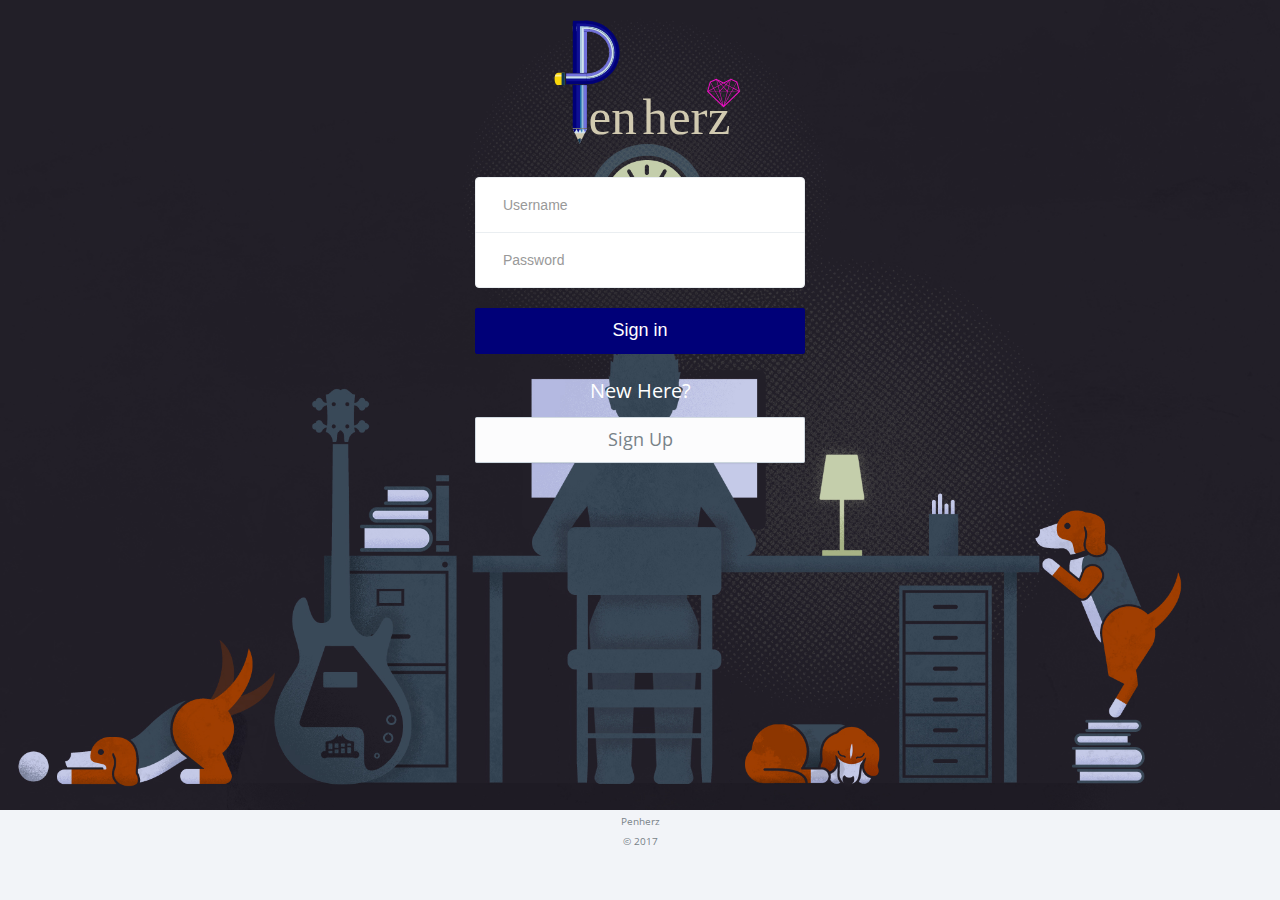
<file: index.html>
<!DOCTYPE html>
<html >
	<head>
  		<meta charset="UTF-8">
  		<!-- <base href="/"> -->
  		<title>Penherz</title>
  		<meta name="description" content="books" />
  		<meta name="viewport" content="width=device-width, initial-scale=1, maximum-scale=1" /> 
  		<link rel="stylesheet" href="assets/css/bootstrap.css" type="text/css" />
  		<link rel="shortcut icon" href="assets/images/logo.png" type="image/x-icon" />
	  	<link rel="stylesheet" href="assets/css/animate.css" type="text/css" />
	  	<link rel="stylesheet" href="assets/css/font-awesome.min.css" type="text/css" />
	  	<link rel="stylesheet" href="assets/css/icon.css" type="text/css" />
	  	<link rel="stylesheet" href="assets/css/font.css" type="text/css" />
	  	<link rel="stylesheet" href="assets/css/app.css" type="text/css" />  
  		<script src="http://s.codepen.io/assets/libs/modernizr.js" type="text/javascript"></script>
  		<link rel="stylesheet" href="assets/css/normalize.min.css">
  		<script data-require="angular.js@1.2.10" data-semver="1.2.10" src="assets/js/angular.min.js"></script>
  		<script data-require="angular-animate@1.2.11" data-semver="1.2.11" src="assets/js/angular-animate.min.js"></script>
  		<script src="assets/js/angular-ui-router.min.js"></script>
		<script src='assets/js/angular-ui.min.js'></script>
		<script src="assets/js/ngStorage.min.js"></script>

		<script src="scripts/app.js"></script>
		<script src="scripts/controllers/mainCtrl.js"></script>
	</head>
	<body ng-app="penApp">
		<div ui-view>
		</div>
		<script src="assets/js/jquery.min.js"></script>
	  	<!-- Bootstrap -->
	  	<script src="assets/js/bootstrap.js"></script>
	  	<!-- App -->
	  	<script src="assets/js/app.js"></script>  
	  	<script src="assets/js/slimscroll/jquery.slimscroll.min.js"></script>
	    <script src="assets/js/app.plugin.js"></script>
	</body>
</html>
</file>
<file: assets/css/icon.css>
@font-face {
	font-family: 'icon';
	src:url('../fonts/icon.eot');
	src:url('../fonts/icon.eot?#iefix') format('embedded-opentype'),
		url('../fonts/icon.ttf') format('truetype'),
		url('../fonts/icon.woff') format('woff'),
		url('../fonts/icon.svg#icon') format('svg');
	font-weight: normal;
	font-style: normal;
}

.i {
	display: inline-block;
	font-family: 'icon';
	font-style: normal;
	font-weight: normal;
	line-height: 1;
	vertical-align: -5%;
	/* Better Font Rendering =========== */
	-webkit-font-smoothing: antialiased;
	-moz-osx-font-smoothing: grayscale;
}

.i-move:before {
	content: "\e600";
}
.i-move-vertical:before {
	content: "\e601";
}
.i-resize-enlarge:before {
	content: "\e602";
}
.i-resize-shrink:before {
	content: "\e603";
}
.i-move-horizontal:before {
	content: "\e604";
}
.i-download:before {
	content: "\e605";
}
.i-upload:before {
	content: "\e606";
}
.i-cloud-download:before {
	content: "\e607";
}
.i-cloud-upload:before {
	content: "\e608";
}
.i-circleleft:before {
	content: "\e609";
}
.i-circledown:before {
	content: "\e60a";
}
.i-circleup:before {
	content: "\e60b";
}
.i-circleright:before {
	content: "\e60c";
}
.i-home:before {
	content: "\e60d";
}
.i-download3:before {
	content: "\e60e";
}
.i-pin:before {
	content: "\e60f";
}
.i-pictures:before {
	content: "\e610";
}
.i-share3:before {
	content: "\e611";
}
.i-pencil2:before {
	content: "\e612";
}
.i-mail2:before {
	content: "\e613";
}
.i-support:before {
	content: "\e614";
}
.i-asc:before {
	content: "\e615";
}
.i-dsc:before {
	content: "\e616";
}
.i-ok:before {
	content: "\e617";
}
.i-error:before {
	content: "\e618";
}
.i-expand:before {
	content: "\e619";
}
.i-collapse:before {
	content: "\e61a";
}
.i-screen:before {
	content: "\e61b";
}
.i-phone3:before {
	content: "\e61c";
}
.i-phone-portrait:before {
	content: "\e61d";
}
.i-phone-landscape:before {
	content: "\e61e";
}
.i-tablet:before {
	content: "\e61f";
}
.i-tablet-landscape:before {
	content: "\e620";
}
.i-laptop:before {
	content: "\e621";
}
.i-cube:before {
	content: "\e622";
}
.i-chart:before {
	content: "\e623";
}
.i-graph:before {
	content: "\e624";
}
.i-meter:before {
	content: "\e625";
}
.i-heart2:before {
	content: "\e626";
}
.i-star2:before {
	content: "\e627";
}
.i-stack:before {
	content: "\e628";
}
.i-tv:before {
	content: "\e629";
}
.i-user2:before {
	content: "\e62a";
}
.i-users2:before {
	content: "\e62b";
}
.i-search2:before {
	content: "\e62c";
}
.i-zoom-in2:before {
	content: "\e62d";
}
.i-zoom-out2:before {
	content: "\e62e";
}
.i-slider-v:before {
	content: "\e62f";
}
.i-slider:before {
	content: "\e630";
}
.i-stats:before {
	content: "\e631";
}
.i-bars:before {
	content: "\e632";
}
.i-arrow-up-left2:before {
	content: "\e633";
}
.i-arrow-up2:before {
	content: "\e634";
}
.i-arrow-up-right2:before {
	content: "\e635";
}
.i-arrow-right2:before {
	content: "\e636";
}
.i-arrow-down-right2:before {
	content: "\e637";
}
.i-arrow-down-2:before {
	content: "\e638";
}
.i-arrow-down-left-2:before {
	content: "\e639";
}
.i-arrow-left2:before {
	content: "\e63a";
}
.i-file-pdf:before {
	content: "\e63b";
}
.i-file-openoffice:before {
	content: "\e63c";
}
.i-file-word:before {
	content: "\e63d";
}
.i-file-excel:before {
	content: "\e63e";
}
.i-file-zip:before {
	content: "\e63f";
}
.i-file-powerpoint:before {
	content: "\e640";
}
.i-file-xml:before {
	content: "\e641";
}
.i-file-css:before {
	content: "\e642";
}
.i-video:before {
	content: "\e643";
}
.i-settings:before {
	content: "\e644";
}
.i-camera:before {
	content: "\e645";
}
.i-tag:before {
	content: "\e646";
}
.i-bulb:before {
	content: "\e647";
}
.i-location:before {
	content: "\e648";
}
.i-eye2:before {
	content: "\e649";
}
.i-bubble:before {
	content: "\e64a";
}
.i-mail:before {
	content: "\e64b";
}
.i-paperplane:before {
	content: "\e64c";
}
.i-data:before {
	content: "\e64d";
}
.i-t-shirt:before {
	content: "\e64e";
}
.i-lab:before {
	content: "\e64f";
}
.i-calendar:before {
	content: "\e650";
}
.i-earth:before {
	content: "\e651";
}
.i-world:before {
	content: "\e652";
}
.i-vynil:before {
	content: "\e653";
}
.i-gauge:before {
	content: "\e654";
}
.i-statistics:before {
	content: "\e655";
}
.i-arrow-left3:before {
	content: "\e656";
}
.i-arrow-down3:before {
	content: "\e657";
}
.i-arrow-up3:before {
	content: "\e658";
}
.i-arrow-right3:before {
	content: "\e659";
}
.i-arrow-left4:before {
	content: "\e65a";
}
.i-arrow-down4:before {
	content: "\e65b";
}
.i-arrow-up4:before {
	content: "\e65c";
}
.i-arrow-right4:before {
	content: "\e65d";
}
.i-arrow-left5:before {
	content: "\e65e";
}
.i-arrow-down5:before {
	content: "\e65f";
}
.i-arrow-up5:before {
	content: "\e660";
}
.i-arrow-right5:before {
	content: "\e661";
}
.i-search:before {
	content: "\e662";
}
.i-list:before {
	content: "\e663";
}
.i-add-to-list:before {
	content: "\e664";
}
.i-list2:before {
	content: "\e665";
}
.i-play:before {
	content: "\e666";
}
.i-pause:before {
	content: "\e667";
}
.i-stop:before {
	content: "\e668";
}
.i-backward:before {
	content: "\e669";
}
.i-forward:before {
	content: "\e66a";
}
.i-feed:before {
	content: "\e66b";
}
.i-switch:before {
	content: "\e66c";
}
.i-clock2:before {
	content: "\e66d";
}
.i-health:before {
	content: "\e66e";
}
.i-pencil:before {
	content: "\e66f";
}
.i-minus2:before {
	content: "\e670";
}
.i-plus2:before {
	content: "\e671";
}
.i-stats:before {
	content: "\e672";
}
.i-paperclip:before {
	content: "\e673";
}
.i-keyboard:before {
	content: "\e674";
}
.i-mic:before {
	content: "\e675";
}
.i-heart:before {
	content: "\e676";
}
.i-layout3:before {
	content: "\e677";
}
.i-layout2:before {
	content: "\e678";
}
.i-cloud:before {
	content: "\e679";
}
.i-info:before {
	content: "\e67a";
}
.i-question:before {
	content: "\e67b";
}
.i-notification:before {
	content: "\e67c";
}
.i-libreoffice:before {
	content: "\e67d";
}
.i-headphones:before {
	content: "\e67e";
}
.i-copy2:before {
	content: "\e67f";
}
.i-copy3:before {
	content: "\e680";
}
.i-paste:before {
	content: "\e681";
}
.i-spinner:before {
	content: "\e682";
}
.i-plus:before {
	content: "\e683";
}
.i-minus:before {
	content: "\e684";
}
.i-cancel:before {
	content: "\e685";
}
.i-images:before {
	content: "\e686";
}
.i-logout:before {
	content: "\e687";
}
.i-login:before {
	content: "\e688";
}
.i-infinity:before {
	content: "\e689";
}
.i-docs:before {
	content: "\e68a";
}
.i-landscape:before {
	content: "\e68b";
}
.i-portrait:before {
	content: "\e68c";
}
.i-share:before {
	content: "\e68d";
}
.i-youtube:before {
	content: "\e68e";
}
.i-checkmark:before {
	content: "\e68f";
}
.i-notice:before {
	content: "\e690";
}
.i-link:before {
	content: "\e691";
}
.i-link2:before {
	content: "\e692";
}
.i-popup:before {
	content: "\e693";
}
.i-publish:before {
	content: "\e694";
}
.i-browser:before {
	content: "\e695";
}
.i-checkmark2:before {
	content: "\e696";
}
.i-cross2:before {
	content: "\e697";
}
.i-question2:before {
	content: "\e698";
}
.i-info2:before {
	content: "\e699";
}
.i-loop:before {
	content: "\e69a";
}
.i-retweet:before {
	content: "\e69b";
}
.i-arrow:before {
	content: "\e69c";
}
.i-arrow2:before {
	content: "\e69d";
}
.i-shuffle:before {
	content: "\e69e";
}
.i-ccw:before {
	content: "\e69f";
}
.i-cycle:before {
	content: "\e6a0";
}
.i-cw:before {
	content: "\e6a1";
}
.i-switch:before {
	content: "\e6a2";
}
.i-back:before {
	content: "\e6a3";
}
.i-layout:before {
	content: "\e6a4";
}
.i-code:before {
	content: "\e6a5";
}
.i-vcard:before {
	content: "\e6a6";
}
.i-googleplus:before {
	content: "\e6a7";
}
.i-facebook:before {
	content: "\e6a8";
}
.i-twitter:before {
	content: "\e6a9";
}
.i-rss:before {
	content: "\e6aa";
}
.i-signal:before {
	content: "\e6ab";
}
.i-flow-tree:before {
	content: "\e6ac";
}
.i-domain3:before {
	content: "\e6ad";
}
.i-trashcan:before {
	content: "\e6ae";
}
.i-book:before {
	content: "\e6af";
}
.i-bars:before {
	content: "\e6b0";
}
.i-stopwatch:before {
	content: "\e6b1";
}
.i-map2:before {
	content: "\e6b2";
}
.i-checkmark3:before {
	content: "\e6b3";
}
.i-sun:before {
	content: "\e6b4";
}
.i-clip:before {
	content: "\e6b5";
}
.i-study:before {
	content: "\e6b6";
}
.i-music:before {
	content: "\e6b7";
}
.i-params:before {
	content: "\e6b8";
}
.i-stack3:before {
	content: "\e6b9";
}
.i-arrow-down:before {
	content: "\e6ba";
}
.i-arrow-down-left:before {
	content: "\e6bb";
}
.i-arrow-down-right:before {
	content: "\e6bc";
}
.i-arrow-left:before {
	content: "\e6bd";
}
.i-arrow-right:before {
	content: "\e6be";
}
.i-arrow-up-right:before {
	content: "\e6bf";
}
.i-arrow-up:before {
	content: "\e6c0";
}
.i-arrow-up-left:before {
	content: "\e6c1";
}
.i-compass:before {
	content: "\e6c2";
}
.i-users3:before {
	content: "\e6c3";
}
.i-user3:before {
	content: "\e6c4";
}
.i-camera2:before {
	content: "\e6c5";
}
.i-file:before {
	content: "\e6c6";
}
.i-file2:before {
	content: "\e6c7";
}
.i-file-plus:before {
	content: "\e6c8";
}
.i-file-minus:before {
	content: "\e6c9";
}
.i-file-check:before {
	content: "\e6ca";
}
.i-file-remove:before {
	content: "\e6cb";
}
.i-file-copy:before {
	content: "\e6cc";
}
.i-stack2:before {
	content: "\e6cd";
}
.i-folder:before {
	content: "\e6ce";
}
.i-folder-upload:before {
	content: "\e6cf";
}
.i-folder-download:before {
	content: "\e6d0";
}
.i-folder-minus:before {
	content: "\e6d1";
}
.i-folder-plus:before {
	content: "\e6d2";
}
.i-folder2:before {
	content: "\e6d3";
}
.i-folder-open:before {
	content: "\e6d4";
}
.i-tag2:before {
	content: "\e6d5";
}
.i-cart:before {
	content: "\e6d6";
}
.i-phone:before {
	content: "\e6d7";
}
.i-phone2:before {
	content: "\e6d8";
}
.i-local:before {
	content: "\e6d9";
}
.i-alarm:before {
	content: "\e6da";
}
.i-clock:before {
	content: "\e6db";
}
.i-history:before {
	content: "\e6dc";
}
.i-stopclock:before {
	content: "\e6dd";
}
.i-rotate:before {
	content: "\e6de";
}
.i-rotate2:before {
	content: "\e6df";
}
.i-redo:before {
	content: "\e6e0";
}
.i-undo:before {
	content: "\e6e1";
}
.i-chat2:before {
	content: "\e6e2";
}
.i-chat3:before {
	content: "\e6e3";
}
.i-chat:before {
	content: "\e6e4";
}
.i-data2:before {
	content: "\e6e5";
}
.i-spin:before {
	content: "\e6e6";
}
.i-health2:before {
	content: "\e6e7";
}
.i-cog2:before {
	content: "\e6e8";
}
.i-bulb:before {
	content: "\e6e9";
}
.i-rating:before {
	content: "\e6ea";
}
.i-rating2:before {
	content: "\e6eb";
}
.i-rating3:before {
	content: "\e6ec";
}
.i-grid:before {
	content: "\e6ed";
}
.i-grid2:before {
	content: "\e6ee";
}
.i-grid3:before {
	content: "\e6ef";
}
.i-ellipsis:before {
	content: "\e6f0";
}
.i-dot:before {
	content: "\e6f1";
}
.i-dots:before {
	content: "\e6f2";
}
.i-bar:before {
	content: "\e6f3";
}
.i-bar2:before {
	content: "\e6f4";
}
.i-bars3:before {
	content: "\e6f5";
}
.i-menu:before {
	content: "\e6f6";
}
.i-menu2:before {
	content: "\e6f7";
}
.i-download2:before {
	content: "\e6f8";
}
.i-upload2:before {
	content: "\e6f9";
}
.i-eye:before {
	content: "\e6fa";
}
.i-eye-slash:before {
	content: "\e6fb";
}
.i-bookmark:before {
	content: "\e6fc";
}
.i-up:before {
	content: "\e6fd";
}
.i-right:before {
	content: "\e6fe";
}
.i-down:before {
	content: "\e6ff";
}
.i-left:before {
	content: "\e700";
}
.i-check:before {
	content: "\e701";
}
.i-checked:before {
	content: "\e702";
}
.i-popout:before {
	content: "\e703";
}
.i-newtab:before {
	content: "\e704";
}
.i-map:before {
	content: "\e705";
}
.i-layer:before {
	content: "\e706";
}
.i-layer2:before {
	content: "\e707";
}
.i-like:before {
	content: "\e708";
}
.i-dislike:before {
	content: "\e709";
}
.i-football:before {
	content: "\e70a";
}
.i-hexagon-o:before {
	content: "\e70b";
}
.i-hexagon:before {
	content: "\e70c";
}
.i-hexagon2-o:before {
	content: "\e70d";
}
.i-hexagon2:before {
	content: "\e70e";
}
.i-circle:before {
	content: "\e70f";
}
.i-circle-o:before {
	content: "\e711";
}
.i-circle-sm:before {
	content: "\e710";
}
.i-circle-sm-o:before {
	content: "\e712";
}
</file>
<file: assets/css/font.css>
@font-face {
  font-family: 'Open Sans';
  font-style: normal;
  font-weight: 300;
  src: local('Open Sans Light'), local('OpenSans-Light'), url('../fonts/opensans/opensans-light.woff') format('woff');
}
@font-face {
  font-family: 'Open Sans';
  font-style: normal;
  font-weight: 400;
  src: local('Open Sans'), local('OpenSans'), url('../fonts/opensans/opensans.woff') format('woff');
}
@font-face {
  font-family: 'Open Sans';
  font-style: normal;
  font-weight: 700;
  src: local('Open Sans Bold'), local('OpenSans-Bold'), url('../fonts/opensans/opensans-bold.woff') format('woff');
}
</file>
<file: assets/css/app.css>
html {
  background-color: #f2f4f8;
  overflow-x: hidden;
}
body {
  font-family: "Open Sans", "Helvetica Neue", Helvetica, Arial, sans-serif;
  font-size: 13px;
  color: #788288;
  background-color: transparent;
  -webkit-font-smoothing: antialiased;
  line-height: 1.53846154;
}
.h1,
.h2,
.h3,
.h4,
.h5,
.h6 {
  margin: 0;
}
a {
  color: #3c4144;
  text-decoration: none;
}
a:hover,
a:focus {
  color: #181a1c;
  text-decoration: none;
}
label {
  font-weight: normal;
}
small,
.small {
  font-size: 12px;
}
.badge,
.label {
  font-weight: bold;
}
.badge {
  background-color: #b0bcd4;
}
.badge.up {
  position: relative;
  top: -10px;
  padding: 3px 6px;
  margin-left: -10px;
}
.badge-sm {
  font-size: 85%;
  padding: 2px 5px !important;
}
.label-sm {
  padding-top: 0;
  padding-bottom: 0;
}
.badge-white {
  background-color: transparent;
  border: 1px solid rgba(255,255,255,0.35);
  padding: 2px 6px;
}
.badge-empty {
  background-color: transparent;
  border: 1px solid rgba(0,0,0,0.15);
  color: inherit;
}
.caret-white {
  border-top-color: #fff;
  border-top-color: rgba(255,255,255,0.65);
}
a:hover .caret-white {
  border-top-color: #fff;
}
.tooltip-inner {
  background-color: rgba(0,0,0,0.9);
  background-color: #222733;
}
.tooltip.top .tooltip-arrow {
  border-top-color: rgba(0,0,0,0.9);
  border-top-color: #222733;
}
.tooltip.right .tooltip-arrow {
  border-right-color: rgba(0,0,0,0.9);
  border-right-color: #222733;
}
.tooltip.bottom .tooltip-arrow {
  border-bottom-color: rgba(0,0,0,0.9);
  border-bottom-color: #222733;
}
.tooltip.left .tooltip-arrow {
  border-left-color: rgba(0,0,0,0.9);
  border-left-color: #222733;
}
.thumbnail {
  border-color: #eaeef1;
}
.popover-content {
  font-size: 12px;
  line-height: 1.5;
}
.progress-xs {
  height: 6px;
}
.progress-sm {
  height: 10px;
}
.progress-sm .progress-bar {
  font-size: 10px;
  line-height: 1em;
}
.progress,
.progress-bar {
  -webkit-box-shadow: none;
  box-shadow: none;
}
.breadcrumb {
  background-color: #fff;
  border: 1px solid #eaeef1;
  padding-left: 10px;
  margin-bottom: 10px;
}
.breadcrumb > li + li:before,
.breadcrumb > .active {
  color: inherit;
}
.accordion-group,
.accordion-inner {
  border-color: #eaeef1;
  border-radius: 2px;
}
.alert {
  font-size: 12px;
  box-shadow: inset 0 1px 0 rgba(255,255,255,0.2);
}
.alert .close i {
  font-size: 12px;
  font-weight: normal;
  display: block;
}
.form-control {
  border-color: #cbd5dd;
  border-radius: 2px;
}
.form-control,
.form-control:focus {
  -webkit-box-shadow: none;
  box-shadow: none;
}
.form-control:focus {
  border-color: #177bbb;
}
.input-s-sm {
  width: 120px;
}
.input-s {
  width: 200px;
}
.input-s-lg {
  width: 250px;
}
.input-group-addon {
  border-color: #cbd5dd;
  background-color: #fcfcfd;
}
.list-group {
  border-radius: 2px;
}
.list-group.no-radius .list-group-item {
  border-radius: 0 !important;
}
.list-group.no-borders .list-group-item {
  border: none;
}
.list-group.no-border .list-group-item {
  border-width: 1px 0;
}
.list-group.no-bg .list-group-item {
  background-color: transparent;
}
.list-group-item {
  border-color: #eaeef1;
  padding-right: 15px;
}
a.list-group-item:hover,
a.list-group-item:focus {
  background-color: #f9fafc;
}
.list-group-item.media {
  margin-top: 0;
}
.list-group-item.active {
  color: #fff;
  border-color: #1ccacc !important;
  background-color: #1ccacc !important;
}
.list-group-item.active .text-muted {
  color: #91eff0;
}
.list-group-item.active a {
  color: #fff;
}
.list-group-alt .list-group-item:nth-child(2n+2) {
  background-color: rgba(0,0,0,0.02) !important;
}
.list-group-lg .list-group-item {
  padding-top: 15px;
  padding-bottom: 15px;
}
.list-group-sp .list-group-item {
  margin-bottom: 5px;
  border-radius: 3px;
}
.list-group-item > .badge {
  margin-right: 0;
}
.list-group-item > .fa-chevron-right {
  float: right;
  margin-top: 4px;
  margin-right: -5px;
}
.list-group-item > .fa-chevron-right + .badge {
  margin-right: 5px;
}
.nav-pills.no-radius > li > a {
  border-radius: 0;
}
.nav-pills > li.active > a {
  color: #fff !important;
  background-color: #1ccacc;
}
.nav > li > a:hover,
.nav > li > a:focus {
  background-color: #ded8c1;
}
.nav.nav-sm > li > a {
  padding: 6px 8px;
}
.nav .avatar {
  width: 30px;
  margin-top: -5px;
  margin-right: 5px;
}
.nav .open > a,
.nav .open > a:hover,
.nav .open > a:focus {
  background-color: #f7f8fb;
}
.panel {
  border-radius: 2px;
}
.panel.panel-default {
  border-color: #eaeef1;
}
.panel.panel-default > .panel-heading,
.panel.panel-default > .panel-footer {
  border-color: #eaeef1;
}
.panel .list-group-item {
  border-color: #f3f5f7;
}
.panel.no-borders {
  border-width: 0;
}
.panel.no-borders .panel-heading,
.panel.no-borders .panel-footer {
  border-width: 0;
}
.panel .table td,
.panel .table th {
  padding: 8px 15px;
  border-top: 1px solid #eaeef1;
}
.panel .table thead > tr > th {
  border-bottom: 1px solid #eaeef1;
}
.panel .table-striped > tbody > tr:nth-child(odd) > td,
.panel .table-striped > tbody > tr:nth-child(odd) > th {
  background-color: #f9fafc;
}
.panel .table-striped > thead th {
  background-color: #f9fafc;
  border-right: 1px solid #eaeef1;
}
.panel .table-striped > thead th:last-child {
  border-right: none;
}
.panel-heading {
  border-radius: 2px 2px 0 0;
}
.panel-default .panel-heading {
  background-color: #f9fafc;
}
.panel-heading.no-border {
  margin: -1px -1px 0 -1px;
  border: none;
}
.panel-heading .nav {
  margin: -10px -15px;
}
.panel-heading .nav > li > a {
  border-radius: 2px 2px 0 0;
  margin: 0;
  border-bottom-color: #eaeef1 !important;
}
.panel-heading .nav > li.active > a {
  border-color: #eaeef1 !important;
  border-bottom-color: #fff !important;
}
.panel-heading .nav-tabs {
  margin: -11px -16px;
  border-color: #eaeef1;
}
.panel-heading .nav-tabs.nav-justified {
  width: auto;
}
.panel-heading .nav-tabs > li > a {
  padding-top: 11px;
  padding-bottom: 11px;
}
.panel-heading .list-group {
  background: transparent;
}
.panel-footer {
  border-color: #eaeef1;
  border-radius: 0 0 2px 2px;
  background-color: #f9fafc;
}
.panel-group .panel-heading + .panel-collapse .panel-body {
  border-top: 1px solid #eaedef;
}
.open {
  z-index: 1050;
  position: relative;
}
.dropdown-menu {
  font-size: 13px;
  border-radius: 2px;
  -webkit-box-shadow: 0 2px 6px rgba(0,0,0,0.1);
  box-shadow: 0 2px 6px rgba(0,0,0,0.1);
  border: 1px solid #ddd;
  border: 1px solid rgba(0,0,0,0.1);
}
.dropdown-menu.pull-left {
  left: 100%;
}
.dropdown-menu > .panel {
  border: none;
  margin: -5px 0;
}
.dropdown-menu > li > a {
  padding: 5px 15px;
}
.dropdown-menu > li > a:hover,
.dropdown-menu > li > a:focus,
.dropdown-menu > .active > a,
.dropdown-menu > .active > a:hover,
.dropdown-menu > .active > a:focus {
  background-image: none;
  filter: none;
  background-color: #f2f4f8 !important;
  color: #181a1c;
}
.dropdown-header {
  padding: 5px 15px;
}
.dropdown-submenu {
  position: relative;
}
.dropdown-submenu:hover > a,
.dropdown-submenu:focus > a {
  background-color: #f2f4f8 !important;
  color: #788288;
}
.dropdown-submenu:hover > .dropdown-menu,
.dropdown-submenu:focus > .dropdown-menu {
  display: block;
}
.dropdown-submenu.pull-left {
  float: none !important;
}
.dropdown-submenu.pull-left > .dropdown-menu {
  left: -100%;
  margin-left: 10px;
}
.dropdown-submenu .dropdown-menu {
  left: 100%;
  top: 0;
  margin-top: -6px;
  margin-left: -1px;
}
.dropup .dropdown-submenu > .dropdown-menu {
  top: auto;
  bottom: 0;
}
.dropdown-select > li > a input {
  position: absolute;
  left: -9999em;
}
.carousel-control {
  width: 40px;
  color: #999;
  text-shadow: none;
}
.carousel-control:hover,
.carousel-control:focus {
  color: #ccc;
  text-decoration: none;
  opacity: 0.9;
  filter: alpha(opacity=90);
}
.carousel-control.left,
.carousel-control.right {
  background-image: none;
  filter: none;
}
.carousel-control i {
  position: absolute;
  top: 50%;
  left: 50%;
  z-index: 5;
  display: inline-block;
  width: 20px;
  height: 20px;
  margin-top: -10px;
  margin-left: -10px;
}
.carousel-indicators.out {
  bottom: -5px;
}
.carousel-indicators li {
  -webkit-transition: background-color .25s;
  transition: background-color .25s;
  background: #ddd;
  background-color: rgba(0,0,0,0.2);
  border: none;
}
.carousel-indicators .active {
  background: #f0f0f0;
  background-color: rgba(200,200,200,0.2);
  width: 10px;
  height: 10px;
  margin: 1px;
}
.carousel.carousel-fade .item {
  -webkit-transition: opacity .25s;
  transition: opacity .25s;
  -webkit-backface-visibility: hidden;
  -moz-backface-visibility: hidden;
  backface-visibility: hidden;
  opacity: 0;
  filter: alpha(opacity=0);
}
.carousel.carousel-fade .active {
  opacity: 1;
  filter: alpha(opacity=1);
}
.carousel.carousel-fade .active.left,
.carousel.carousel-fade .active.right {
  left: 0;
  z-index: 2;
  opacity: 0;
  filter: alpha(opacity=0);
}
.carousel.carousel-fade .next,
.carousel.carousel-fade .prev {
  left: 0;
  z-index: 1;
}
.carousel.carousel-fade .carousel-control {
  z-index: 3;
}
.col-lg-2-4 {
  position: relative;
  min-height: 1px;
  padding-left: 15px;
  padding-right: 15px;
}
.col-0 {
  clear: left;
}
.row.no-gutter {
  margin-left: 0;
  margin-right: 0;
}
.no-gutter [class*="col"] {
  padding: 0;
}
.modal-backdrop {
  background-color: #222733;
}
.modal-backdrop.in {
  opacity: 0.8;
  filter: alpha(opacity=80);
}
.modal-over {
  width: 100%;
  height: 100%;
  position: relative;
  background: #222733;
}
.modal-center {
  position: absolute;
  left: 50%;
  top: 50%;
}
.modal-content {
  -webkit-box-shadow: 0 2px 10px rgba(0,0,0,0.25);
  box-shadow: 0 2px 10px rgba(0,0,0,0.25);
}
.icon-muted {
  color: #ccc;
}
.navbar-inverse .navbar-collapse,
.navbar-inverse .navbar-form {
  border-color: transparent;
}
.navbar-fixed-top,
.navbar-fixed-bottom {
  position: fixed !important;
}
.navbar-fixed-top + * {
  padding-top: 50px;
}
.navbar-fixed-top.header-md + * {
  padding-top: 60px;
}
.header,
.footer {
  min-height: 50px;
  padding: 0 15px;
}
.header > p,
.footer > p {
  margin-top: 15px;
  display: inline-block;
}
.header > .btn,
.header > .btn-group,
.header > .btn-toolbar,
.footer > .btn,
.footer > .btn-group,
.footer > .btn-toolbar {
  margin-top: 10px;
}
.header > .btn-lg,
.footer > .btn-lg {
  margin-top: 0;
}
.header .nav-tabs,
.footer .nav-tabs {
  border: none;
  margin-left: -15px;
  margin-right: -15px;
}
.header .nav-tabs > li a,
.footer .nav-tabs > li a {
  border: none !important;
  border-radius: 0;
  padding-top: 15px;
  padding-bottom: 15px;
  line-height: 20px;
}
.header .nav-tabs > li a:hover,
.header .nav-tabs > li a:focus,
.footer .nav-tabs > li a:hover,
.footer .nav-tabs > li a:focus {
  background-color: transparent;
}
.header .nav-tabs > li.active a,
.footer .nav-tabs > li.active a {
  color: #788288;
}
.header .nav-tabs > li.active a,
.header .nav-tabs > li.active a:hover,
.footer .nav-tabs > li.active a,
.footer .nav-tabs > li.active a:hover {
  background-color: #f2f4f8;
}
.header .nav-tabs.nav-white > li.active a,
.header .nav-tabs.nav-white > li.active a:hover,
.footer .nav-tabs.nav-white > li.active a,
.footer .nav-tabs.nav-white > li.active a:hover {
  background-color: #fff;
}
.header.navbar,
.footer.navbar {
  border-radius: 0;
  border: none;
  margin-bottom: 0;
  padding: 0;
  position: relative;
  z-index: 1000;
  background-color: #fff !important;
  color: black !important;
}
body.container {
  padding: 0;
}
@media (min-width: 768px) {
  body.container {
    -webkit-box-shadow: 0 3px 60px rgba(0,0,0,0.3);
    box-shadow: 0 3px 60px rgba(0,0,0,0.3);
    border-left: 1px solid #cbd5dd;
    border-right: 1px solid #cbd5dd;
  }
  .app,
  .app body {
    height: 100%;
    overflow: hidden;
  }
  .app .hbox.stretch {
    height: 100%;
  }
  .app .vbox > section,
  .app .vbox > footer {
    position: absolute;
  }
  .app .vbox.flex > section > section {
    overflow: auto;
  }
  .hbox {
    display: table;
    table-layout: fixed;
    border-spacing: 0;
    width: 100%;
  }
  .hbox > aside,
  .hbox > section {
    display: table-cell;
    vertical-align: top;
    height: 91vh;
    float: none;
  }
  .hbox > aside.show,
  .hbox > aside.hidden-sm,
  .hbox > section.show,
  .hbox > section.hidden-sm {
    display: table-cell !important;
  }
  .vbox {
    display: table;
    border-spacing: 0;
    position: relative;
    height: 100%;
    width: 100%;
  }
  .vbox > section,
  .vbox > footer {
    top: 0;
    bottom: 0;
    width: 100%;
  }
  .vbox > header ~ section {
    top: 50px;
  }
  .vbox > header.header-md ~ section {
    top: 60px;
  }
  .vbox > section.w-f {
    bottom: 50px;
  }
  .vbox > footer {
    top: auto;
    z-index: 1000;
  }
  .vbox > footer ~ section {
    bottom: 50px;
  }
  .vbox.flex > header,
  .vbox.flex > section,
  .vbox.flex > footer {
    position: inherit;
  }
  .vbox.flex > section {
    display: table-row;
    height: 100%;
  }
  .vbox.flex > section > section {
    position: relative;
    height: 100%;
    -webkit-overflow-scrolling: touch;
  }
  .ie .vbox.flex > section > section {
    display: table-cell;
  }
  .vbox.flex > section > section > section {
    position: absolute;
    top: 0;
    bottom: 0;
    left: 0;
    right: 0;
  }
  .aside-xs {
    width: 60px;
  }
  .aside-sm {
    width: 150px;
  }
  .aside {
    width: 200px;
  }
  .aside-md {
    width: 250px;
  }
  .aside-lg {
    width: 300px;
  }
  .aside-xl {
    width: 360px;
  }
  .aside-xxl {
    width: 480px;
  }
  .header-md {
    min-height: 60px;
  }
  .header-md .navbar-form {
    margin-top: 15px;
    margin-bottom: 15px;
  }
  .scrollable {
    -webkit-overflow-scrolling: touch;
  }
  ::-webkit-scrollbar {
    width: 10px;
    height: 10px;
  }
  ::-webkit-scrollbar-thumb {
    background-color: rgba(50,50,50,0.25);
    border: 2px solid transparent;
    border-radius: 10px;
    background-clip: padding-box;
  }
  ::-webkit-scrollbar-thumb:hover {
    background-color: rgba(50,50,50,0.5);
  }
  ::-webkit-scrollbar-track {
    background-color: rgba(50,50,50,0.05);
  }
}
.scrollable {
  overflow-x: hidden;
  overflow-y: auto;
}
.no-touch .scrollable.hover {
  overflow-y: hidden;
}
.no-touch .scrollable.hover:hover {
  overflow: visible;
  overflow-y: auto;
}
.no-touch ::-webkit-scrollbar-button {
  width: 10px;
  height: 6px;
  background-color: rgba(50,50,50,0.05);
}
.slimScrollBar {
  border-radius: 5px;
  border: 2px solid transparent;
  border-radius: 10px;
  background-clip: padding-box !important;
}
@media print {
  html,
  body,
  .hbox,
  .vbox {
    height: auto;
  }
  .vbox > section,
  .vbox > footer {
    position: relative;
  }
}
.navbar-header {
  position: relative;
  background-color: #fff !important;
}
.navbar-header > .btn {
  position: absolute;
  font-size: 1.3em;
  padding: 9px 16px;
  line-height: 30px;
  left: 0;
}
.navbar-header .navbar-brand + .btn {
  right: 0;
  top: 0;
  left: auto;
}
.navbar-brand {
  float: none;
  text-align: center;
  font-size: 20px;
  font-weight: 700;
  height: auto;
  line-height: 50px;
  display: inline-block;
  padding: 0 15px;
}
.navbar-brand:hover {
  text-decoration: none;
}
.navbar-brand img {
  /*max-height: 45px;*/
  margin-top: -4px;
  vertical-align: middle;
}
.nav-primary li > a > i {
  margin: -8px -10px;
  line-height: 36px;
  width: 36px;
  float: left;
  margin-right: 5px;
  text-align: center;
  position: relative;
  overflow: hidden;
}
.nav-primary li > a > i:before {
  position: relative;
  z-index: 2;
}
.nav-primary ul.nav > li > a {
  padding: 8px 15px;
  position: relative;
  -webkit-transition: background-color .2s ease-in-out 0s;
  transition: background-color .2s ease-in-out 0s;
}
.no-borders .nav-primary ul.nav > li > a {
  border-width: 0 !important;
}
.nav-primary ul.nav > li > a > .badge {
  font-size: 11px;
  padding: 2px 5px 2px 4px;
  margin-top: 2px;
}
.nav-primary ul.nav > li > a > .text-muted {
  margin: 0 3px;
}
.nav-primary ul.nav > li > a.active .text {
  display: none;
}
.nav-primary ul.nav > li > a.active .text-active {
  display: inline-block !important;
}
.nav-primary ul.nav > li li a {
  font-weight: normal;
  text-transform: none;
}
.nav-primary ul.nav > li.active > ul {
  display: block;
}
.nav-primary ul.nav ul {
  display: none;
}
.bg-black .nav-primary > ul.nav-main > li:hover > a,
.bg-black .nav-primary > ul.nav-main > li:focus > a,
.bg-black .nav-primary > ul.nav-main > li:active > a,
.bg-black .nav-primary > ul.nav-main > li.active > a {
  background-color: #1aae88;
}
@media (min-width: 768px) {
  .visible-nav-xs {
    display: none;
  }
  .nav-xs {
    width: 70px;
  }
  .nav-xs .slimScrollDiv,
  .nav-xs .slim-scroll {
    overflow: visible !important;
  }
  .nav-xs .slimScrollBar,
  .nav-xs .slimScrollRail {
    display: none !important;
  }
  .nav-xs .scrollable {
    overflow: visible;
  }
  .nav-xs .nav-primary > ul > li > a {
    position: relative;
    padding: 0;
    font-size: 11px;
    text-align: center;
    height: 50px;
    overflow-y: hidden;
    border: none;
  }
  .nav-xs .nav-primary > ul > li > a span {
    display: table-cell;
    vertical-align: middle;
    height: 50px;
    width: 70px;
  }
  .nav-xs .nav-primary > ul > li > a span.pull-right {
    display: none !important;
  }
  .nav-xs .nav-primary > ul > li > a i {
    width: auto;
    float: none;
    display: block;
    font-size: 16px;
    margin: 0;
    line-height: 50px;
    border: none !important;
    -webkit-transition: margin-top 0.2s;
    transition: margin-top 0.2s;
  }
  .nav-xs .nav-primary > ul > li > a i b {
    left: 0 !important;
  }
  .nav-xs .nav-primary > ul > li > a .badge {
    position: absolute;
    right: 10px;
    top: 4px;
    z-index: 3;
  }
  .nav-xs .nav-primary > ul > li:hover > a i,
  .nav-xs .nav-primary > ul > li:focus > a i,
  .nav-xs .nav-primary > ul > li:active > a i,
  .nav-xs .nav-primary > ul > li.active > a i {
    margin-top: -50px;
  }
  .nav-xs .nav-primary > ul ul {
    display: none !important;
    position: absolute;
    left: 100%;
    top: 0;
    z-index: 1050;
    width: 220px;
    -webkit-box-shadow: 0 2px 6px rgba(0,0,0,0.1);
    box-shadow: 0 2px 6px rgba(0,0,0,0.1);
  }
  .nav-xs .nav-primary li:hover > ul,
  .nav-xs .nav-primary li:focus > ul,
  .nav-xs .nav-primary li:active > ul {
    display: block !important;
  }
  .nav-xs.nav-xs-right .nav-primary > ul ul {
    left: auto;
    right: 100%;
  }
  .nav-xs > .vbox > .header,
  .nav-xs > .vbox > .footer {
    padding: 0 20px;
  }
  .nav-xs .hidden-nav-xs {
    display: none;
  }
  .nav-xs .visible-nav-xs {
    display: inherit;
  }
  .nav-xs .text-center-nav-xs {
    text-align: center;
  }
  .nav-xs .nav-user {
    padding-left: 0;
    padding-right: 0;
  }
  .nav-xs .nav-user .avatar {
    float: none !important;
    margin-right: 0;
  }
  .nav-xs .nav-user .dropdown > a {
    display: block;
    text-align: center;
  }
  .nav-xs .navbar-header {
    float: none;
  }
  .nav-xs .navbar-brand {
    display: block;
    padding: 0;
  }
  .nav-xs .navbar-brand img {
    margin-right: 0;
  }
  .nav-xs .navbar {
    padding: 0;
  }
  .header-md .navbar-brand {
    line-height: 60px;
  }
  .header-md .navbar-brand img {
    max-height: 50px;
  }
  .header-md .navbar-nav > li > a {
    padding: 20px;
  }
}
@media (max-width: 767px) {
  .navbar-fixed-top-xs {
    position: fixed !important;
    left: 0;
    width: 100%;
    z-index: 1100;
  }
  .navbar-fixed-top-xs + * {
    padding-top: 50px !important;
  }
  .nav-bar-fixed-bottom {
    position: fixed;
    left: 0;
    bottom: 0;
    width: 100%;
    z-index: 1100;
  }
  html,
  body {
    overflow-x: hidden;
    min-height: 100%;
  }
  .nav-primary .dropdown-menu {
    position: relative;
    float: none;
    left: 0;
    margin-left: 0;
    padding: 0;
  }
  .nav-primary .dropdown-menu a {
    padding: 15px;
    border-bottom: 1px solid #eee;
  }
  .nav-primary .dropdown-menu li:last-child a {
    border-bottom: none;
  }
  .navbar-header {
    text-align: center;
  }
  .nav-user {
    margin: 0;
    padding: 15px;
  }
  .nav-user.open {
    display: inherit !important;
  }
  .nav-user .dropdown-menu {
    display: block;
    position: static;
    float: none;
  }
  .nav-user .dropdown > a {
    display: block;
    text-align: center;
    font-size: 18px;
    padding-bottom: 10px;
  }
  .nav-user .avatar {
    width: 160px !important;
    float: none !important;
    display: block;
    margin: 20px auto;
    padding: 5px;
    background-color: rgba(255,255,255,0.1);
    position: relative;
  }
  .nav-user .avatar:before {
    content: "";
    position: absolute;
    left: 5px;
    right: 5px;
    bottom: 5px;
    top: 5px;
    border: 4px solid #fff;
    border-radius: 500px;
  }
  .nav-off-screen {
    display: block !important;
    position: absolute;
    left: 0;
    top: 0px;
    bottom: 0;
    width: 75%;
    visibility: visible;
    overflow-x: hidden;
    overflow-y: auto;
    -webkit-overflow-scrolling: touch;
  }
  .nav-off-screen .nav-primary {
    display: block !important;
  }
  .nav-off-screen .navbar-fixed-top-xs {
    width: 75%;
  }
  .nav-off-screen.push-right .navbar-fixed-top-xs {
    left: 25%;
  }
  .nav-off-screen.push-right {
    left: auto;
    right: 0;
  }
  .nav-off-screen.push-right + * {
    -webkit-transform: translate3d(-75%,0px,0px);
    transform: translate3d(-75%,0px,0px);
  }
  .nav-off-screen + * {
    background-color: #f2f4f8;
    -webkit-transition: -webkit-transform 0.2s ease-in-out;
    -moz-transition: -moz-transform 0.2s ease-in-out;
    -o-transition: -o-transform 0.2s ease-in-out;
    transition: transform 0.2s ease-in-out;
    -webkit-transition-delay: 0s;
    transition-delay: 0s;
    -webkit-transform: translate3d(0px,0px,0px);
    transform: translate3d(0px,0px,0px);
    -webkit-backface-visibility: hidden;
    -moz-backface-visibility: hidden;
    backface-visibility: hidden;
    -webkit-transform: translate3d(75%,0px,0px);
    transform: translate3d(75%,0px,0px);
    overflow: hidden;
    position: absolute;
    width: 100%;
    top: 0px;
    bottom: 0;
    left: 0;
    right: 0;
    z-index: 2;
  }
  .nav-off-screen + * .nav-off-screen-block {
    display: block !important;
    position: absolute;
    left: 0;
    right: 0;
    top: 0;
    bottom: 0;
    z-index: 1950;
  }
  .navbar + section .nav-off-screen {
    top: 50px;
  }
  .navbar + section .nav-off-screen + * {
    top: 50px;
  }
  .slimScrollDiv,
  .slim-scroll {
    overflow: visible !important;
    height: auto !important;
  }
  .slimScrollBar,
  .slimScrollRail {
    display: none !important;
  }
}
.arrow {
  border-width: 8px;
  z-index: 10;
}
.arrow,
.arrow:after {
  position: absolute;
  display: block;
  width: 0;
  height: 0;
  border-color: transparent;
  border-style: solid;
}
.arrow:after {
  border-width: 7px;
  content: "";
}
.arrow.top {
  left: 50%;
  margin-left: -8px;
  border-top-width: 0;
  border-bottom-color: #eee;
  border-bottom-color: rgba(0,0,0,0.1);
  top: -8px;
}
.arrow.top:after {
  content: " ";
  top: 1px;
  margin-left: -7px;
  border-top-width: 0;
  border-bottom-color: #fff;
}
.arrow.right {
  top: 50%;
  right: -8px;
  margin-top: -8px;
  border-right-width: 0;
  border-left-color: #eee;
  border-left-color: rgba(0,0,0,0.1);
}
.arrow.right:after {
  content: " ";
  right: 1px;
  border-right-width: 0;
  border-left-color: #fff;
  bottom: -7px;
}
.arrow.bottom {
  left: 50%;
  margin-left: -8px;
  border-bottom-width: 0;
  border-top-color: #eee;
  border-top-color: rgba(0,0,0,0.1);
  bottom: -8px;
}
.arrow.bottom:after {
  content: " ";
  bottom: 1px;
  margin-left: -7px;
  border-bottom-width: 0;
  border-top-color: #fff;
}
.arrow.left {
  top: 50%;
  left: -8px;
  margin-top: -8px;
  border-left-width: 0;
  border-right-color: #eee;
  border-right-color: rgba(0,0,0,0.1);
}
.arrow.left:after {
  content: " ";
  left: 1px;
  border-left-width: 0;
  border-right-color: #fff;
  bottom: -7px;
}
.btn-link {
  color: #788288;
}
.btn-link.active {
  webkit-box-shadow: none;
  box-shadow: none;
}
.btn-default {
  color: #788288 !important;
  background-color: #fcfcfd;
  border-color: #d2dae1;
  border-bottom-color: #cbd5dd;
  -webkit-box-shadow: 0 1px 1px rgba(90,90,90,0.1);
  box-shadow: 0 1px 1px rgba(90,90,90,0.1);
}
.btn-default:hover,
.btn-default:focus,
.btn-default:active,
.btn-default.active,
.open .dropdown-toggle.btn-default {
  color: #788288 !important;
  background-color: #ebeef4;
  border-color: #b9c6d0;
}
.btn-default:active,
.btn-default.active,
.open .dropdown-toggle.btn-default {
  background-image: none;
}
.btn-default.disabled,
.btn-default.disabled:hover,
.btn-default.disabled:focus,
.btn-default.disabled:active,
.btn-default.disabled.active,
.btn-default[disabled],
.btn-default[disabled]:hover,
.btn-default[disabled]:focus,
.btn-default[disabled]:active,
.btn-default[disabled].active,
fieldset[disabled] .btn-default,
fieldset[disabled] .btn-default:hover,
fieldset[disabled] .btn-default:focus,
fieldset[disabled] .btn-default:active,
fieldset[disabled] .btn-default.active {
  background-color: #fcfcfd;
  border-color: #d2dae1;
}
.btn-default.btn-bg {
  border-color: rgba(0,0,0,0.1);
  background-clip: padding-box;
}
.btn-primary {
  color: #fff !important;
  background-color: #000078;
  border-color: #000078;
}
.btn-primary:hover,
.btn-primary:focus,
.btn-primary:active,
.btn-primary.active,
.open .dropdown-toggle.btn-primary {
  color: #fff !important;
  background-color: #146ca4;
  border-color: #136397;
}
.btn-primary:active,
.btn-primary.active,
.open .dropdown-toggle.btn-primary {
  background-image: none;
}
.btn-primary.disabled,
.btn-primary.disabled:hover,
.btn-primary.disabled:focus,
.btn-primary.disabled:active,
.btn-primary.disabled.active,
.btn-primary[disabled],
.btn-primary[disabled]:hover,
.btn-primary[disabled]:focus,
.btn-primary[disabled]:active,
.btn-primary[disabled].active,
fieldset[disabled] .btn-primary,
fieldset[disabled] .btn-primary:hover,
fieldset[disabled] .btn-primary:focus,
fieldset[disabled] .btn-primary:active,
fieldset[disabled] .btn-primary.active {
  background-color: #177bbb;
  border-color: #177bbb;
}
.btn-success {
  color: #fff !important;
  background-color: #1aae88;
  border-color: #1aae88;
}
.btn-success:hover,
.btn-success:focus,
.btn-success:active,
.btn-success.active,
.open .dropdown-toggle.btn-success {
  color: #fff !important;
  background-color: #179877;
  border-color: #158b6c;
}
.btn-success:active,
.btn-success.active,
.open .dropdown-toggle.btn-success {
  background-image: none;
}
.btn-success.disabled,
.btn-success.disabled:hover,
.btn-success.disabled:focus,
.btn-success.disabled:active,
.btn-success.disabled.active,
.btn-success[disabled],
.btn-success[disabled]:hover,
.btn-success[disabled]:focus,
.btn-success[disabled]:active,
.btn-success[disabled].active,
fieldset[disabled] .btn-success,
fieldset[disabled] .btn-success:hover,
fieldset[disabled] .btn-success:focus,
fieldset[disabled] .btn-success:active,
fieldset[disabled] .btn-success.active {
  background-color: #1aae88;
  border-color: #1aae88;
}
.btn-info {
  color: #fff !important;
  background-color: #1ccacc;
  border-color: #1ccacc;
}
.btn-info:hover,
.btn-info:focus,
.btn-info:active,
.btn-info.active,
.open .dropdown-toggle.btn-info {
  color: #fff !important;
  background-color: #19b4b6;
  border-color: #17a6a8;
}
.btn-info:active,
.btn-info.active,
.open .dropdown-toggle.btn-info {
  background-image: none;
}
.btn-info.disabled,
.btn-info.disabled:hover,
.btn-info.disabled:focus,
.btn-info.disabled:active,
.btn-info.disabled.active,
.btn-info[disabled],
.btn-info[disabled]:hover,
.btn-info[disabled]:focus,
.btn-info[disabled]:active,
.btn-info[disabled].active,
fieldset[disabled] .btn-info,
fieldset[disabled] .btn-info:hover,
fieldset[disabled] .btn-info:focus,
fieldset[disabled] .btn-info:active,
fieldset[disabled] .btn-info.active {
  background-color: #1ccacc;
  border-color: #1ccacc;
}
.btn-warning {
  color: #fff !important;
  background-color: #fcc633;
  border-color: #fcc633;
}
.btn-warning:hover,
.btn-warning:focus,
.btn-warning:active,
.btn-warning.active,
.open .dropdown-toggle.btn-warning {
  color: #fff !important;
  background-color: #fcbf1a;
  border-color: #fbbb0b;
}
.btn-warning:active,
.btn-warning.active,
.open .dropdown-toggle.btn-warning {
  background-image: none;
}
.btn-warning.disabled,
.btn-warning.disabled:hover,
.btn-warning.disabled:focus,
.btn-warning.disabled:active,
.btn-warning.disabled.active,
.btn-warning[disabled],
.btn-warning[disabled]:hover,
.btn-warning[disabled]:focus,
.btn-warning[disabled]:active,
.btn-warning[disabled].active,
fieldset[disabled] .btn-warning,
fieldset[disabled] .btn-warning:hover,
fieldset[disabled] .btn-warning:focus,
fieldset[disabled] .btn-warning:active,
fieldset[disabled] .btn-warning.active {
  background-color: #fcc633;
  border-color: #fcc633;
}
.btn-danger {
  color: #fff !important;
  background-color: #e33244;
  border-color: #e33244;
}
.btn-danger:hover,
.btn-danger:focus,
.btn-danger:active,
.btn-danger.active,
.open .dropdown-toggle.btn-danger {
  color: #fff !important;
  background-color: #dd1e32;
  border-color: #d01c2f;
}
.btn-danger:active,
.btn-danger.active,
.open .dropdown-toggle.btn-danger {
  background-image: none;
}
.btn-danger.disabled,
.btn-danger.disabled:hover,
.btn-danger.disabled:focus,
.btn-danger.disabled:active,
.btn-danger.disabled.active,
.btn-danger[disabled],
.btn-danger[disabled]:hover,
.btn-danger[disabled]:focus,
.btn-danger[disabled]:active,
.btn-danger[disabled].active,
fieldset[disabled] .btn-danger,
fieldset[disabled] .btn-danger:hover,
fieldset[disabled] .btn-danger:focus,
fieldset[disabled] .btn-danger:active,
fieldset[disabled] .btn-danger.active {
  background-color: #e33244;
  border-color: #e33244;
}
.btn-dark {
  color: #fff !important;
  background-color: #222733;
  border-color: #222733;
}
.btn-dark:hover,
.btn-dark:focus,
.btn-dark:active,
.btn-dark.active,
.open .dropdown-toggle.btn-dark {
  color: #fff !important;
  background-color: #181b24;
  border-color: #12141b;
}
.btn-dark:active,
.btn-dark.active,
.open .dropdown-toggle.btn-dark {
  background-image: none;
}
.btn-dark.disabled,
.btn-dark.disabled:hover,
.btn-dark.disabled:focus,
.btn-dark.disabled:active,
.btn-dark.disabled.active,
.btn-dark[disabled],
.btn-dark[disabled]:hover,
.btn-dark[disabled]:focus,
.btn-dark[disabled]:active,
.btn-dark[disabled].active,
fieldset[disabled] .btn-dark,
fieldset[disabled] .btn-dark:hover,
fieldset[disabled] .btn-dark:focus,
fieldset[disabled] .btn-dark:active,
fieldset[disabled] .btn-dark.active {
  background-color: #222733;
  border-color: #222733;
}
.btn {
  font-weight: 500;
  border-radius: 2px;
}
.btn-icon {
  padding-left: 0 !important;
  padding-right: 0 !important;
  width: 34px;
  text-align: center;
}
.btn-icon.b-2x {
  width: 36px;
}
.btn-icon.btn-sm {
  width: 30px;
}
.btn-icon.btn-sm.b-2x {
  width: 32px;
}
.btn-icon.btn-lg {
  width: 45px;
}
.btn-icon.btn-lg.b-2x {
  width: 47px;
}
.btn-group-justified {
  border-collapse: separate;
}
.btn-rounded {
  border-radius: 50px;
  padding-left: 15px;
  padding-right: 15px;
}
.btn-rounded.btn-lg {
  padding-left: 25px;
  padding-right: 25px;
}
.btn > i.pull-left,
.btn > i.pull-right {
  line-height: 1.428571429;
}
.btn-block {
  padding-left: 12px;
  padding-right: 12px;
}
.btn-group-vertical > .btn:first-child:not(:last-child) {
  border-top-right-radius: 2px;
}
.btn-group-vertical > .btn:last-child:not(:first-child) {
  border-bottom-left-radius: 2px;
}
.btn-inactive {
  -webkit-box-shadow: none !important;
  box-shadow: none !important;
}
.chat-item:before,
.chat-item:after {
  content: " ";
  display: table;
}
.chat-item:after {
  clear: both;
}
.chat-item .arrow {
  top: 20px;
}
.chat-item .arrow.right:after {
  border-left-color: #f2f4f8;
}
.chat-item .chat-body {
  position: relative;
  margin-left: 45px;
  min-height: 30px;
}
.chat-item .chat-body .panel {
  margin: 0 -1px;
}
.chat-item.right .chat-body {
  margin-left: 0;
  margin-right: 45px;
}
.chat-item+.chat-item {
  margin-top: 15px;
}
.comment-list {
  position: relative;
}
.comment-list .comment-item {
  margin-top: 0;
  position: relative;
}
.comment-list .comment-item > .thumb-sm {
  width: 36px;
}
.comment-list .comment-item .arrow.left {
  top: 20px;
  left: 39px;
}
.comment-list .comment-item .comment-body {
  margin-left: 46px;
}
.comment-list .comment-item .panel-body {
  padding: 10px 15px;
}
.comment-list .comment-item .panel-heading,
.comment-list .comment-item .panel-footer {
  position: relative;
  font-size: 12px;
  background-color: #fff;
}
.comment-list .comment-reply {
  margin-left: 46px;
}
.comment-list:before {
  position: absolute;
  top: 0;
  bottom: 35px;
  left: 18px;
  width: 1px;
  background: #e0e4e8;
  content: '';
}
.timeline {
  display: table;
  width: 100%;
  border-spacing: 0;
  table-layout: fixed;
  position: relative;
  border-collapse: collapse;
}
.timeline:before {
  content: "";
  width: 1px;
  margin-left: -1px;
  position: absolute;
  left: 50%;
  top: 0;
  bottom: 30px;
  background-color: #ddd;
  z-index: 0;
}
.timeline .timeline-date {
  position: absolute;
  width: 150px;
  left: -200px;
  top: 50%;
  margin-top: -9px;
  text-align: right;
}
.timeline .timeline-icon {
  position: absolute;
  left: -41px;
  top: -2px;
  top: 50%;
  margin-top: -15px;
}
.timeline .time-icon {
  width: 30px;
  height: 30px;
  line-height: 30px;
  display: inline-block !important;
  z-index: 10;
  border-radius: 20px;
  text-align: center;
}
.timeline .time-icon:before {
  font-size: 14px;
  margin-top: 5px;
}
.timeline-item {
  display: table-row;
}
.timeline-item:before,
.timeline-item.alt:after {
  content: "";
  display: block;
  width: 50%;
}
.timeline-item.alt {
  text-align: right;
}
.timeline-item.alt:before {
  display: none;
}
.timeline-item.alt .panel {
  margin-right: 25px;
  margin-left: 0;
}
.timeline-item.alt .timeline-date {
  left: auto;
  right: -200px;
  text-align: left;
}
.timeline-item.alt .timeline-icon {
  left: auto;
  right: -41px;
}
.timeline-item.active {
  display: table-caption;
  text-align: center;
}
.timeline-item.active:before {
  width: 1%;
}
.timeline-item.active .timeline-caption {
  display: inline-block;
  width: auto;
}
.timeline-item.active .timeline-caption h5 span {
  color: #fff;
}
.timeline-item.active .panel {
  margin-left: 0;
}
.timeline-item.active .timeline-date,
.timeline-item.active .timeline-icon {
  position: static;
  margin-bottom: 10px;
  display: inline-block;
  width: auto;
}
.timeline-caption {
  display: table-cell;
  vertical-align: top;
  width: 50%;
}
.timeline-caption .panel {
  position: relative;
  margin-left: 25px;
  text-align: left;
}
.timeline-caption h5 {
  margin: 0;
}
.timeline-caption h5 span {
  display: block;
  color: #999;
  margin-bottom: 4px;
  font-size: 12px;
}
.timeline-caption p {
  font-size: 12px;
  margin-bottom: 0;
  margin-top: 10px;
}
.timeline-footer {
  display: table-row;
}
.timeline-footer a {
  display: table-cell;
  text-align: right;
}
.timeline-footer .time-icon {
  margin-right: -15px;
  z-index: 5;
}
.post-item {
  border-radius: 3px;
  background-color: #fff;
  -webkit-box-shadow: 0px 1px 2px rgba(0,0,0,0.15);
  box-shadow: 0px 1px 2px rgba(0,0,0,0.15);
  margin-bottom: 15px;
}
.post-item .post-title {
  margin-top: 0;
}
.post-item .post-media {
  text-align: center;
}
.post-item .post-media img {
  border-radius: 3px 3px 0 0;
}
.i-fw {
  width: 1.2857142857143em;
  text-align: center;
}
.i-lg {
  font-size: 1.3333333333333em;
  line-height: 0.75em;
  vertical-align: -15%;
}
.i-sm {
  font-size: 0.75em;
}
.i-1x {
  font-size: 1em;
}
.i-2x {
  font-size: 2em;
}
.i-3x {
  font-size: 3em;
}
.i-4x {
  font-size: 4em;
}
.i-5x {
  font-size: 5em;
}
.i-s {
  position: relative;
  display: inline-block;
  vertical-align: middle;
}
.i-s > i {
  position: absolute;
  left: 0;
  width: 100%;
  text-align: center;
  line-height: inherit;
}
.i-s-2x {
  width: 2em;
  height: 2em;
  font-size: 2em;
  line-height: 2em;
}
.i-s-2x .i-s-base {
  font-size: 2em;
}
.i-s-3x {
  width: 2.5em;
  height: 2.5em;
  font-size: 2.5em;
  line-height: 2.5em;
}
.i-s-3x .i-s-base {
  font-size: 2.5em;
}
.i-s-4x {
  width: 3em;
  height: 3em;
  font-size: 3em;
  line-height: 3em;
}
.i-s-4x .i-s-base {
  font-size: 3em;
}
.i-s-5x {
  width: 3.5em;
  height: 3.5em;
  font-size: 3.5em;
  line-height: 3.5em;
}
.i-s-5x .i-s-base {
  font-size: 3.5em;
}
.switch {
  cursor: pointer;
  position: relative;
}
.switch input {
  position: absolute;
  opacity: 0;
  filter: alpha(opacity=0);
}
.switch input:checked + span {
  background-color: #1aae88;
}
.switch input:checked + span:after {
  left: 31px;
}
.switch span {
  position: relative;
  width: 60px;
  height: 30px;
  border-radius: 30px;
  background-color: #fff;
  border: 1px solid #eee;
  border-color: rgba(0,0,0,0.1);
  display: inline-block;
  -webkit-transition: background-color 0.2s;
  transition: background-color 0.2s;
}
.switch span:after {
  content: "";
  position: absolute;
  background-color: #fff;
  width: 26px;
  top: 1px;
  bottom: 1px;
  border-radius: 30px;
  -webkit-box-shadow: 1px 1px 3px rgba(0,0,0,0.25);
  box-shadow: 1px 1px 3px rgba(0,0,0,0.25);
  -webkit-transition: left 0.2s;
  transition: left 0.2s;
}
.nav-docs > ul > li > a {
  padding-top: 5px !important;
  padding-bottom: 5px !important;
}
.dropfile {
  border: 2px dashed #e0e4e8;
  text-align: center;
  min-height: 20px;
}
.dropfile.hover {
  border-color: #aac3cc;
}
.dropfile small {
  margin: 50px 0;
  display: block;
}
.portlet {
  min-height: 30px;
}
.jqstooltip {
  -webkit-box-sizing: content-box;
  -moz-box-sizing: content-box;
  box-sizing: content-box;
}
.easypiechart {
  position: relative;
  text-align: center;
}
.easypiechart > div {
  position: relative;
  z-index: 1;
}
.easypiechart > div .text {
  position: absolute;
  width: 100%;
  top: 60%;
  line-height: 1;
}
.easypiechart > div img {
  margin-top: -4px;
}
.easypiechart canvas {
  position: absolute;
  top: 0;
  left: 0;
  z-index: 0;
}
.flot-legend .legend > div {
  display: none;
}
.flot-legend .legend .legendColorBox > div {
  border: none !important;
  margin: 5px;
}
.flot-legend .legend .legendColorBox > div > div {
  border-radius: 10px;
}
.doc-buttons .btn {
  margin-bottom: 5px;
}
.list-icon i {
  font-size: 14px;
  width: 40px;
  vertical-align: middle;
  margin: 0;
  display: inline-block;
  text-align: center;
  -webkit-transition: font-size .2s;
  transition: font-size .2s;
}
.list-icon div {
  line-height: 40px;
  white-space: nowrap;
}
.list-icon div:hover i {
  font-size: 26px;
}
.th-sortable {
  cursor: pointer;
}
.th-sortable .th-sort {
  float: right;
  position: relative;
}
.th-sort i {
  position: relative;
  z-index: 1;
}
.th-sort .fa-sort {
  position: absolute;
  left: 0;
  top: 3px;
  color: #bac3cc;
  z-index: 0;
}
.th-sortable.active .text {
  display: none !important;
}
.th-sortable.active .text-active {
  display: inline-block !important;
}
.sortable-placeholder {
  list-style: none;
  border: 1px dashed #CCC;
  min-height: 50px;
  margin-bottom: 5px;
}
.input-append.date .add-on i,
.input-prepend.date .add-on i {
  display: block;
  cursor: pointer;
  width: 16px;
  height: 16px;
}
.parsley-error-list {
  margin: 0;
  padding: 0;
  list-style: none;
  margin-top: 6px;
  font-size: 12px;
}
.parsley-error {
  border-color: #ff5f5f !important;
}
.datepicker td.active,
.datepicker td.active:hover,
.datepicker td.active:hover.active,
.datepicker td.active.active {
  background: #177bbb;
}
#flotTip {
  padding: 3px 5px;
  background-color: #000;
  z-index: 100;
  color: #fff;
  opacity: .7;
  filter: alpha(opacity=70);
  -webkit-border-radius: 4px;
  -moz-border-radius: 4px;
  border-radius: 4px;
}
.bg-gradient {
  background-image: -webkit-gradient(linear,left 0,left 100%,from(rgba(40,50,60,0)),to(rgba(40,50,60,0.05)));
  background-image: -webkit-linear-gradient(top,rgba(40,50,60,0),0,rgba(40,50,60,0.05),100%);
  background-image: -moz-linear-gradient(top,rgba(40,50,60,0) 0,rgba(40,50,60,0.05) 100%);
  background-image: linear-gradient(to bottom,rgba(40,50,60,0) 0,rgba(40,50,60,0.05) 100%);
  background-repeat: repeat-x;
  filter: progid:DXImageTransform.Microsoft.gradient(startColorstr='#0028323c', endColorstr='#0c28323c', GradientType=0);
  filter: none;
}
.bg-light {
  background-color: #f2f4f8;
  color: #788288;
}
.bg-light.lt,
.bg-light .lt {
  background-color: #d1cab0;
}
.bg-light.lter,
.bg-light .lter {
  background-color: #fcfcfd;
}
.bg-light.dk,
.bg-light .dk {
  background-color: #ded8c1;
}
.bg-light.dker,
.bg-light .dker {
  background-color: #e0e6f0;
}
.bg-light.bg,
.bg-light .bg {
  background-color: #f2f4f8;
}
.bg-dark {
  background-color: #222733;
  color: #7a87a7;
}
.bg-dark.lt,
.bg-dark .lt {
  background-color: #2e3341;
}
.bg-dark.lter,
.bg-dark .lter {
  background-color: #3a404e;
}
.bg-dark.dk,
.bg-dark .dk {
  background-color: #171b24;
}
.bg-dark.dker,
.bg-dark .dker {
  background-color: #0d0f15;
}
.bg-dark.bg,
.bg-dark .bg {
  background-color: #222733;
}
.bg-dark a {
  color: #99a3bb;
}
.bg-dark a:hover {
  color: #fff;
}
.bg-dark a.list-group-item:hover,
.bg-dark a.list-group-item:focus {
  background-color: inherit;
}
.bg-dark .nav > li:hover > a,
.bg-dark .nav > li:focus > a,
.bg-dark .nav > li:active > a,
.bg-dark .nav > li.active > a {
  color: #fff;
  background-color: #12151d;
}
.bg-dark .nav > li > a {
  color: #99a3bb;
}
.bg-dark .nav > li > a:hover,
.bg-dark .nav > li > a:focus {
  background-color: #171b24;
}
.bg-dark .nav .open > a {
  background-color: #12151d;
}
.bg-dark .caret {
  border-top-color: #7a87a7;
  border-bottom-color: #7a87a7;
}
.bg-dark.navbar .nav > li.active > a {
  color: #fff;
  background-color: #171b24;
}
.bg-dark .open > a,
.bg-dark .open > a:hover,
.bg-dark .open > a:focus {
  color: #fff;
}
.bg-dark .text-muted {
  color: #5f6d8f !important;
}
.bg-dark .text-lt {
  color: #c7ccda !important;
}
.bg-dark .icon-muted {
  color: #5f6d8f !important;
}
.bg-dark.auto .list-group-item,
.bg-dark .auto .list-group-item {
  border-color: #282e3c !important;
  background-color: transparent;
}
.bg-dark.auto .list-group-item:hover,
.bg-dark.auto .list-group-item:focus,
.bg-dark.auto .list-group-item:active,
.bg-dark.auto .list-group-item.active,
.bg-dark .auto .list-group-item:hover,
.bg-dark .auto .list-group-item:focus,
.bg-dark .auto .list-group-item:active,
.bg-dark .auto .list-group-item.active {
  background-color: #171b24 !important;
}
.bg-black {
  background-color: #12131a;
  color: #656b93;
}
.bg-black.lt,
.bg-black .lt {
  background-color: #1d1f28;
}
.bg-black.lter,
.bg-black .lter {
  background-color: #292b36;
}
.bg-black.dk,
.bg-black .dk {
  background-color: #07080b;
}
.bg-black.dker,
.bg-black .dker {
  background-color: #000000;
}
.bg-black.bg,
.bg-black .bg {
  background-color: #12131a;
}
.bg-black a {
  color: #8287a9;
}
.bg-black a:hover {
  color: #fff;
}
.bg-black a.list-group-item:hover,
.bg-black a.list-group-item:focus {
  background-color: inherit;
}
.bg-black .nav > li:hover > a,
.bg-black .nav > li:focus > a,
.bg-black .nav > li:active > a,
.bg-black .nav > li.active > a {
  color: #fff;
  background-color: #020203;
}
.bg-black .nav > li > a {
  color: #8287a9;
}
.bg-black .nav > li > a:hover,
.bg-black .nav > li > a:focus {
  background-color: #07080b;
}
.bg-black .nav .open > a {
  background-color: #020203;
}
.bg-black .caret {
  border-top-color: #656b93;
  border-bottom-color: #656b93;
}
.bg-black.navbar .nav > li.active > a {
  color: #fff;
  background-color: #07080b;
}
.bg-black .open > a,
.bg-black .open > a:hover,
.bg-black .open > a:focus {
  color: #fff;
}
.bg-black .text-muted {
  color: #515574 !important;
}
.bg-black .text-lt {
  color: #b0b3c8 !important;
}
.bg-black .icon-muted {
  color: #515574 !important;
}
.bg-black.auto .list-group-item,
.bg-black .auto .list-group-item {
  border-color: #181a23 !important;
  background-color: transparent;
}
.bg-black.auto .list-group-item:hover,
.bg-black.auto .list-group-item:focus,
.bg-black.auto .list-group-item:active,
.bg-black.auto .list-group-item.active,
.bg-black .auto .list-group-item:hover,
.bg-black .auto .list-group-item:focus,
.bg-black .auto .list-group-item:active,
.bg-black .auto .list-group-item.active {
  background-color: #07080b !important;
}
.bg-primary {
  background-color: #000078;
  color: #aad7f4;
}
.bg-primary.lt,
.bg-primary .lt {
  background-color: #1d89cf;
}
.bg-primary.lter,
.bg-primary .lter {
  background-color: #2796de;
}
.bg-primary.dk,
.bg-primary .dk {
  background-color: #000078;
}
.bg-primary.dker,
.bg-primary .dker {
  background-color: #0d5e92;
}
.bg-primary.bg,
.bg-primary .bg {
  background-color: #177bbb;
}
.bg-primary-ltest {
  background-color: #ecf6fb;
}
.bg-primary a {
  color: #d7ecfa;
}
.bg-primary a:hover {
  color: #fff;
}
.bg-primary a.list-group-item:hover,
.bg-primary a.list-group-item:focus {
  background-color: inherit;
}
.bg-primary .nav > li:hover > a,
.bg-primary .nav > li:focus > a,
.bg-primary .nav > li:active > a,
.bg-primary .nav > li.active > a {
  color: #fff;
  background-color: #11659b;
}
.bg-primary .nav > li > a {
  /*color: #d7ecfa;*/
  color: #000078;
}
.bg-primary .nav > li > a:hover,
.bg-primary .nav > li > a:focus {
  background-color: #006699;
}
.bg-primary .nav .open > a {
  background-color: #11659b;
}
.bg-primary .caret {
  border-top-color: #000078;
  border-bottom-color: #000078;
}
.bg-primary.navbar .nav > li.active > a {
  color: #fff;
  background-color: #126da7;
}
.bg-primary .open > a,
.bg-primary .open > a:hover,
.bg-primary .open > a:focus {
  color: #fff;
}
.bg-primary .text-muted {
  color: #7cc2ef !important;
}
.bg-primary .text-lt {
  color: #ffffff !important;
}
.bg-primary .icon-muted {
  color: #7cc2ef !important;
}
.bg-primary.auto .list-group-item,
.bg-primary .auto .list-group-item {
  border-color: #1984c9 !important;
  background-color: transparent;
}
.bg-primary.auto .list-group-item:hover,
.bg-primary.auto .list-group-item:focus,
.bg-primary.auto .list-group-item:active,
.bg-primary.auto .list-group-item.active,
.bg-primary .auto .list-group-item:hover,
.bg-primary .auto .list-group-item:focus,
.bg-primary .auto .list-group-item:active,
.bg-primary .auto .list-group-item.active {
  background-color: #126da7 !important;
}
.bg-success {
  background-color: #1aae88;
  color: #a3f1dd;
}
.bg-success.lt,
.bg-success .lt {
  background-color: #20c198;
}
.bg-success.lter,
.bg-success .lter {
  background-color: #27d4a8;
}
.bg-success.dk,
.bg-success .dk {
  background-color: #159a78;
}
.bg-success.dker,
.bg-success .dker {
  background-color: #108567;
}
.bg-success.bg,
.bg-success .bg {
  background-color: #1aae88;
}
.bg-success-ltest {
  background-color: #f1ffed;
}
.bg-success a {
  color: #cff8ed;
}
.bg-success a:hover {
  color: #fff;
}
.bg-success a.list-group-item:hover,
.bg-success a.list-group-item:focus {
  background-color: inherit;
}
.bg-success .nav > li:hover > a,
.bg-success .nav > li:focus > a,
.bg-success .nav > li:active > a,
.bg-success .nav > li.active > a {
  color: #fff;
  background-color: #138f6f;
}
.bg-success .nav > li > a {
  color: #cff8ed;
}
.bg-success .nav > li > a:hover,
.bg-success .nav > li > a:focus {
  background-color: #159a78;
}
.bg-success .nav .open > a {
  background-color: #138f6f;
}
.bg-success .caret {
  border-top-color: #a3f1dd;
  border-bottom-color: #a3f1dd;
}
.bg-success.navbar .nav > li.active > a {
  color: #fff;
  background-color: #159a78;
}
.bg-success .open > a,
.bg-success .open > a:hover,
.bg-success .open > a:focus {
  color: #fff;
}
.bg-success .text-muted {
  color: #76ebcd !important;
}
.bg-success .text-lt {
  color: #ffffff !important;
}
.bg-success .icon-muted {
  color: #76ebcd !important;
}
.bg-success.auto .list-group-item,
.bg-success .auto .list-group-item {
  border-color: #1cbb92 !important;
  background-color: transparent;
}
.bg-success.auto .list-group-item:hover,
.bg-success.auto .list-group-item:focus,
.bg-success.auto .list-group-item:active,
.bg-success.auto .list-group-item.active,
.bg-success .auto .list-group-item:hover,
.bg-success .auto .list-group-item:focus,
.bg-success .auto .list-group-item:active,
.bg-success .auto .list-group-item.active {
  background-color: #159a78 !important;
}
.bg-info {
  background-color: #1ccacc;
  color: #bef5f6;
}
.bg-info.lt,
.bg-info .lt {
  background-color: #24dbdd;
}
.bg-info.lter,
.bg-info .lter {
  background-color: #3ddcde;
}
.bg-info.dk,
.bg-info .dk {
  background-color: #16b6b8;
}
.bg-info.dker,
.bg-info .dker {
  background-color: #11a2a4;
}
.bg-info.bg,
.bg-info .bg {
  background-color: #1ccacc;
}
.bg-info-ltest {
  background-color: #ecfcff;
}
.bg-info a {
  color: #ebfcfc;
}
.bg-info a:hover {
  color: #fff;
}
.bg-info a.list-group-item:hover,
.bg-info a.list-group-item:focus {
  background-color: inherit;
}
.bg-info .nav > li:hover > a,
.bg-info .nav > li:focus > a,
.bg-info .nav > li:active > a,
.bg-info .nav > li.active > a {
  color: #fff;
  background-color: #15abad;
}
.bg-info .nav > li > a {
  color: #ebfcfc;
}
.bg-info .nav > li > a:hover,
.bg-info .nav > li > a:focus {
  background-color: #16b6b8;
}
.bg-info .nav .open > a {
  background-color: #15abad;
}
.bg-info .caret {
  border-top-color: #bef5f6;
  border-bottom-color: #bef5f6;
}
.bg-info.navbar .nav > li.active > a {
  color: #fff;
  background-color: #16b6b8;
}
.bg-info .open > a,
.bg-info .open > a:hover,
.bg-info .open > a:focus {
  color: #fff;
}
.bg-info .text-muted {
  color: #91eff0 !important;
}
.bg-info .text-lt {
  color: #ffffff !important;
}
.bg-info .icon-muted {
  color: #91eff0 !important;
}
.bg-info.auto .list-group-item,
.bg-info .auto .list-group-item {
  border-color: #1ed7d9 !important;
  background-color: transparent;
}
.bg-info.auto .list-group-item:hover,
.bg-info.auto .list-group-item:focus,
.bg-info.auto .list-group-item:active,
.bg-info.auto .list-group-item.active,
.bg-info .auto .list-group-item:hover,
.bg-info .auto .list-group-item:focus,
.bg-info .auto .list-group-item:active,
.bg-info .auto .list-group-item.active {
  background-color: #16b6b8 !important;
}
.bg-warning {
  background-color: #fcc633;
  color: #fffefc;
}
.bg-warning.lt,
.bg-warning .lt {
  background-color: #facc4e;
}
.bg-warning.lter,
.bg-warning .lter {
  background-color: #f9d269;
}
.bg-warning.dk,
.bg-warning .dk {
  background-color: #ffc017;
}
.bg-warning.dker,
.bg-warning .dker {
  background-color: #fcb800;
}
.bg-warning.bg,
.bg-warning .bg {
  background-color: #fcc633;
}
.bg-warning-ltest {
  background-color: #fffee6;
}
.bg-warning a {
  color: #ffffff;
}
.bg-warning a:hover {
  color: #fff;
}
.bg-warning a.list-group-item:hover,
.bg-warning a.list-group-item:focus {
  background-color: inherit;
}
.bg-warning .nav > li:hover > a,
.bg-warning .nav > li:focus > a,
.bg-warning .nav > li:active > a,
.bg-warning .nav > li.active > a {
  color: #fff;
  background-color: #ffbd0a;
}
.bg-warning .nav > li > a {
  color: #ffffff;
}
.bg-warning .nav > li > a:hover,
.bg-warning .nav > li > a:focus {
  background-color: #ffc017;
}
.bg-warning .nav .open > a {
  background-color: #ffbd0a;
}
.bg-warning .caret {
  border-top-color: #fffefc;
  border-bottom-color: #fffefc;
}
.bg-warning.navbar .nav > li.active > a {
  color: #fff;
  background-color: #ffc017;
}
.bg-warning .open > a,
.bg-warning .open > a:hover,
.bg-warning .open > a:focus {
  color: #fff;
}
.bg-warning .text-muted {
  color: #fef0ca !important;
}
.bg-warning .text-lt {
  color: #ffffff !important;
}
.bg-warning .icon-muted {
  color: #fef0ca !important;
}
.bg-warning.auto .list-group-item,
.bg-warning .auto .list-group-item {
  border-color: #fcca42 !important;
  background-color: transparent;
}
.bg-warning.auto .list-group-item:hover,
.bg-warning.auto .list-group-item:focus,
.bg-warning.auto .list-group-item:active,
.bg-warning.auto .list-group-item.active,
.bg-warning .auto .list-group-item:hover,
.bg-warning .auto .list-group-item:focus,
.bg-warning .auto .list-group-item:active,
.bg-warning .auto .list-group-item.active {
  background-color: #ffc017 !important;
}
.bg-danger {
  background-color: #e33244;
  color: #fce5e8;
}
.bg-danger.lt,
.bg-danger .lt {
  background-color: #e34b5b;
}
.bg-danger.lter,
.bg-danger .lter {
  background-color: #e56371;
}
.bg-danger.dk,
.bg-danger .dk {
  background-color: #e01b2f;
}
.bg-danger.dker,
.bg-danger .dker {
  background-color: #cc1628;
}
.bg-danger.bg,
.bg-danger .bg {
  background-color: #e33244;
}
.bg-danger-ltest {
  background-color: #fbedec;
}
.bg-danger a {
  color: #ffffff;
}
.bg-danger a:hover {
  color: #fff;
}
.bg-danger a.list-group-item:hover,
.bg-danger a.list-group-item:focus {
  background-color: inherit;
}
.bg-danger .nav > li:hover > a,
.bg-danger .nav > li:focus > a,
.bg-danger .nav > li:active > a,
.bg-danger .nav > li.active > a {
  color: #fff;
  background-color: #d51a2d;
}
.bg-danger .nav > li > a {
  color: #ffffff;
}
.bg-danger .nav > li > a:hover,
.bg-danger .nav > li > a:focus {
  background-color: #e01b2f;
}
.bg-danger .nav .open > a {
  background-color: #d51a2d;
}
.bg-danger .caret {
  border-top-color: #fce5e8;
  border-bottom-color: #fce5e8;
}
.bg-danger.navbar .nav > li.active > a {
  color: #fff;
  background-color: #e01b2f;
}
.bg-danger .open > a,
.bg-danger .open > a:hover,
.bg-danger .open > a:focus {
  color: #fff;
}
.bg-danger .text-muted {
  color: #f5b9bf !important;
}
.bg-danger .text-lt {
  color: #ffffff !important;
}
.bg-danger .icon-muted {
  color: #f5b9bf !important;
}
.bg-danger.auto .list-group-item,
.bg-danger .auto .list-group-item {
  border-color: #e53f50 !important;
  background-color: transparent;
}
.bg-danger.auto .list-group-item:hover,
.bg-danger.auto .list-group-item:focus,
.bg-danger.auto .list-group-item:active,
.bg-danger.auto .list-group-item.active,
.bg-danger .auto .list-group-item:hover,
.bg-danger .auto .list-group-item:focus,
.bg-danger .auto .list-group-item:active,
.bg-danger .auto .list-group-item.active {
  background-color: #e01b2f !important;
}
.bg-white {
  background-color: #fff;
  color: #788288;
}
.bg-white a {
  color: #3c4144;
}
.bg-white a:hover {
  color: #242729;
}
.bg-white .text-muted {
  color: #a1a8ac !important;
}
.bg-white-only {
  background-color: #fff;
}
.bg-empty {
  background-color: transparent;
}
.text-primary {
  color: #177bbb;
}
.text-primary-lt {
  color: #1a8ad2;
}
.text-primary-lter {
  color: #2198e4;
}
.text-primary-dk {
  color: #146ca4;
}
.text-primary-dker {
  color: #115d8e;
}
.text-info {
  color: #1ccacc;
}
.text-info-lt {
  color: #21dee1;
}
.text-info-lter {
  color: #37e2e4;
}
.text-info-dk {
  color: #19b4b6;
}
.text-info-dker {
  color: #169e9f;
}
.text-success {
  color: #1aae88;
}
.text-success-lt {
  color: #1dc499;
}
.text-success-lter {
  color: #21daab;
}
.text-success-dk {
  color: #179877;
}
.text-success-dker {
  color: #138265;
}
.text-warning {
  color: #fcc633;
}
.text-warning-lt {
  color: #fccd4c;
}
.text-warning-lter {
  color: #fdd465;
}
.text-warning-dk {
  color: #fcbf1a;
}
.text-warning-dker {
  color: #f8b704;
}
.text-danger {
  color: #e33244;
}
.text-danger-lt {
  color: #e64858;
}
.text-danger-lter {
  color: #e95f6d;
}
.text-danger-dk {
  color: #dd1e32;
}
.text-danger-dker {
  color: #c71b2d;
}
.text-dark {
  color: #222733;
}
.text-dark-lt {
  color: #2c3342;
}
.text-dark-lter {
  color: #363e52;
}
.text-dark-dk {
  color: #181b24;
}
.text-dark-dker {
  color: #0e1014;
}
.text-black {
  color: #000;
  color: rgba(0,0,0,0.8);
}
.text-white {
  color: #fff;
  color: rgba(255,255,255,0.8);
}
.text-muted {
  color: #a1a8ac;
}
.pos-rlt {
  position: relative;
}
.pos-stc {
  position: static;
}
.pos-abt {
  position: absolute;
}
.line {
  *width: 100%;
  height: 2px;
  margin: 10px 0;
  font-size: 0;
  overflow: hidden;
}
.line-xs {
  margin: 0;
}
.line-lg {
  margin-top: 15px;
  margin-bottom: 15px;
}
.line-dashed {
  border-style: dashed !important;
  background-color: transparent;
  border-width: 0;
}
.no-line {
  border-width: 0;
}
.no-border,
.no-borders {
  border-color: transparent;
  border-width: 0;
}
.no-radius {
  border-radius: 0;
}
.block {
  display: block;
}
.block.hide {
  display: none;
}
.inline {
  display: inline-block !important;
}
.none {
  display: none;
}
.pull-right-lg {
  float: right;
}
.pull-none {
  float: none;
}
.rounded {
  border-radius: 500px;
}
.btn-s-xs {
  min-width: 90px;
}
.btn-s-sm {
  min-width: 100px;
}
.btn-s-md {
  min-width: 120px;
}
.btn-s-lg {
  min-width: 150px;
}
.btn-s-xl {
  min-width: 200px;
}
.l-h-2x {
  line-height: 2em;
}
.l-h-1x {
  line-height: 1.2;
}
.l-h {
  line-height: 1.5;
}
.v-middle {
  vertical-align: middle !important;
}
.v-top {
  vertical-align: top !important;
}
.v-bottom {
  vertical-align: bottom !important;
}
.font-normal {
  font-weight: normal;
}
.font-thin {
  font-weight: 300;
}
.font-bold {
  font-weight: 700;
}
.text-lg {
  font-size: 16px;
}
.text-md {
  font-size: 14px;
}
.text-sm {
  font-size: 12px;
}
.text-xs {
  font-size: 11px;
}
.text-ellipsis {
  display: block;
  white-space: nowrap;
  overflow: hidden;
  text-overflow: ellipsis;
}
.text-u-c {
  text-transform: uppercase;
}
.text-l-t {
  text-decoration: line-through;
}
.text-u-l {
  text-decoration: underline;
}
.text-active,
.active > .text,
.active > .auto .text {
  display: none !important;
}
.active > .text-active,
.active > .auto .text-active {
  display: inline-block !important;
}
.box-shadow {
  box-shadow: 0 2px 2px rgba(0,0,0,0.05), 0 1px 0 rgba(0,0,0,0.05);
}
.wrapper-xxs {
  padding: 4px 6px;
}
.wrapper-sm {
  padding: 5px 10px;
}
.wrapper {
  padding: 15px;
}
.wrapper-md {
  padding: 20px;
}
.wrapper-lg {
  padding: 30px;
}
.wrapper-xl {
  padding: 50px;
}
.padder {
  padding-left: 15px;
  padding-right: 15px;
}
.padder-v {
  padding-top: 15px;
  padding-bottom: 15px;
}
.no-padder {
  padding: 0 !important;
}
.pull-in {
  margin-left: -15px;
  margin-right: -15px;
}
.pull-out {
  margin: -10px -15px;
}
.b {
  border: 1px solid rgba(0,0,0,0.05);
}
.b-a {
  border: 1px solid #eaeef1;
}
.b-t {
  border-top: 1px solid #eaeef1;
}
.b-r {
  border-right: 1px solid #eaeef1;
}
.b-b {
  border-bottom: 1px solid #eaeef1;
}
.b-l {
  border-left: 1px solid #eaeef1;
}
.b-light {
  border-color: #e1e6ef;
}
.b-dark {
  border-color: #2c3342;
}
.b-primary {
  border-color: #1a8ad2;
}
.b-success {
  border-color: #1dc499;
}
.b-info {
  border-color: #21dee1;
}
.b-warning {
  border-color: #fccd4c;
}
.b-danger {
  border-color: #e64858;
}
.b-black {
  border-color: #1c1e29;
}
.b-white {
  border-color: #fff;
}
.b-dashed {
  border-style: dashed !important;
}
.b-2x {
  border-width: 2px;
}
.b-3x {
  border-width: 3px;
}
.b-4x {
  border-width: 4px;
}
.b-5x {
  border-width: 5px;
}
.r {
  border-radius: 2px 2px 2px 2px;
}
.r-l {
  border-radius: 2px 0 0 2px;
}
.r-r {
  border-radius: 0 2px 2px 0;
}
.r-t {
  border-radius: 2px 2px 0 0;
}
.r-b {
  border-radius: 0 0 2px 2px;
}
.m-xxs {
  margin: 2px 4px;
}
.m-xs {
  margin: 5px;
}
.m-sm {
  margin: 10px;
}
.m {
  margin: 15px;
}
.m-md {
  margin: 20px;
}
.m-lg {
  margin: 30px;
}
.m-xl {
  margin: 50px;
}
.m-n {
  margin: 0 !important;
}
.m-l-none {
  margin-left: 0;
}
.m-l-xs {
  margin-left: 5px;
}
.m-l-sm {
  margin-left: 10px;
}
.m-l {
  margin-left: 15px;
}
.m-l-md {
  margin-left: 20px;
}
.m-l-lg {
  margin-left: 30px;
}
.m-l-xl {
  margin-left: 40px;
}
.m-l-n-xxs {
  margin-left: -1px;
}
.m-l-n-xs {
  margin-left: -5px;
}
.m-l-n-sm {
  margin-left: -10px;
}
.m-l-n {
  margin-left: -15px;
}
.m-l-n-md {
  margin-left: -20px;
}
.m-l-n-lg {
  margin-left: -30px;
}
.m-l-n-xl {
  margin-left: -40px;
}
.m-t-none {
  margin-top: 0;
}
.m-t-xxs {
  margin-top: 1px;
}
.m-t-xs {
  margin-top: 5px;
}
.m-t-sm {
  margin-top: 10px;
}
.m-t {
  margin-top: 15px;
}
.m-t-md {
  margin-top: 20px;
}
.m-t-lg {
  margin-top: 30px;
}
.m-t-xl {
  margin-top: 40px;
}
.m-t-n-xxs {
  margin-top: -1px;
}
.m-t-n-xs {
  margin-top: -5px;
}
.m-t-n-sm {
  margin-top: -10px;
}
.m-t-n {
  margin-top: -15px;
}
.m-t-n-md {
  margin-top: -20px;
}
.m-t-n-lg {
  margin-top: -30px;
}
.m-t-n-xl {
  margin-top: -40px;
}
.m-r-none {
  margin-right: 0;
}
.m-r-xxs {
  margin-right: 1px;
}
.m-r-xs {
  margin-right: 5px;
}
.m-r-sm {
  margin-right: 10px;
}
.m-r {
  margin-right: 15px;
}
.m-r-md {
  margin-right: 20px;
}
.m-r-lg {
  margin-right: 30px;
}
.m-r-xl {
  margin-right: 40px;
}
.m-r-n-xxs {
  margin-right: -1px;
}
.m-r-n-xs {
  margin-right: -5px;
}
.m-r-n-sm {
  margin-right: -10px;
}
.m-r-n {
  margin-right: -15px;
}
.m-r-n-md {
  margin-right: -20px;
}
.m-r-n-lg {
  margin-right: -30px;
}
.m-r-n-xl {
  margin-right: -40px;
}
.m-b-none {
  margin-bottom: 0;
}
.m-b-xxs {
  margin-bottom: 1px;
}
.m-b-xs {
  margin-bottom: 5px;
}
.m-b-sm {
  margin-bottom: 10px;
}
.m-b {
  margin-bottom: 15px;
}
.m-b-md {
  margin-bottom: 20px;
}
.m-b-lg {
  margin-bottom: 30px;
}
.m-b-xl {
  margin-bottom: 40px;
}
.m-b-n-xxs {
  margin-bottom: -1px;
}
.m-b-n-xs {
  margin-bottom: -5px;
}
.m-b-n-sm {
  margin-bottom: -10px;
}
.m-b-n {
  margin-bottom: -15px;
}
.m-b-n-md {
  margin-bottom: -20px;
}
.m-b-n-lg {
  margin-bottom: -30px;
}
.m-b-n-xl {
  margin-bottom: -40px;
}
.media-xs {
  min-width: 50px;
}
.media-sm {
  min-width: 80px;
}
.media-md {
  min-width: 90px;
}
.media-lg {
  min-width: 120px;
}
.avatar {
  position: relative;
  display: block;
  border-radius: 500px;
  white-space: nowrap;
}
.avatar img {
  border-radius: 500px;
  width: 100%;
}
.avatar i {
  position: absolute;
  left: 0;
  top: 0;
  width: 10px;
  height: 10px;
  border-width: 2px;
  border-style: solid;
  border-radius: 100%;
}
.avatar i.md {
  width: 12px;
  height: 12px;
  margin: 1px;
}
.avatar i.right {
  left: auto;
  right: 0;
}
.avatar i.bottom {
  left: auto;
  top: auto;
  bottom: 0;
  right: 0;
}
.avatar i.on {
  background-color: #1aae88;
}
.avatar i.off {
  background-color: #a1a8ac;
}
.avatar i.busy {
  background-color: #e33244;
}
.avatar i.away {
  background-color: #fcc633;
}
.thumb-lg {
  width: 128px;
  display: inline-block;
}
.thumb-md {
  width: 64px;
  display: inline-block;
}
.thumb {
  width: 50px;
  display: inline-block;
}
.thumb-sm {
  width: 34px;
  display: inline-block;
}
.thumb-xs {
  width: 24px;
  display: inline-block;
}
.thumb-wrapper {
  padding: 2px;
  border: 1px solid #ddd;
}
.thumb img,
.thumb-xs img,
.thumb-sm img,
.thumb-md img,
.thumb-lg img,
.thumb-btn img {
  height: auto;
  max-width: 100%;
  vertical-align: middle;
}
.img-full {
  max-width: 100%;
}
.img-full > img {
  max-width: 100%;
}
.clear {
  display: block;
  overflow: hidden;
}
.row-sm {
  margin-left: -10px;
  margin-right: -10px;
}
.row-sm > div {
  padding-left: 10px;
  padding-right: 10px;
}
.i-checks input {
  opacity: 0;
}
.i-checks input:checked + i {
  border-color: #177bbb;
}
.i-checks input:checked + i:before {
  position: absolute;
  left: 0px;
  width: 100%;
  top: 2px;
  text-align: center;
  font-family: "FontAwesome";
  font-style: normal;
  font-weight: normal;
  color: #177bbb;
}
.i-checks input[type="radio"] + i {
  border-radius: 100%;
}
.i-checks input[type="checkbox"]:checked + i:before {
  content: "\f00c";
}
.i-checks input[type="radio"]:checked + i:before {
  content: "\f111";
}
.i-checks input[disabled] + i,
fieldset[disabled] .i-checks input + i {
  border-color: #dbe2e7;
}
.i-checks input[disabled] + i:before,
fieldset[disabled] .i-checks input + i:before {
  color: #cbd5dd;
}
.i-checks i {
  width: 18px;
  height: 18px;
  line-height: 1;
  border: 1px solid #cbd5dd;
  background-color: #fff;
  margin-left: -20px;
  margin-top: -2px;
  display: inline-block;
  vertical-align: middle;
  margin-right: 4px;
  position: relative;
  font-size: 12px;
}
.ie8 .i-checks i {
  display: none;
}
.scroll-x,
.scroll-y {
  overflow: hidden;
  -webkit-overflow-scrolling: touch;
}
.scroll-y {
  overflow-y: auto;
}
.scroll-x {
  overflow-x: auto;
}
.no-touch .scroll-x,
.no-touch .scroll-y {
  overflow: hidden;
}
.no-touch .scroll-x:hover,
.no-touch .scroll-x:focus,
.no-touch .scroll-x:active {
  overflow-x: auto;
}
.no-touch .scroll-y:hover,
.no-touch .scroll-y:focus,
.no-touch .scroll-y:active {
  overflow-y: auto;
}
.no-touch .hover-action {
  display: none;
}
.no-touch .hover:hover .hover-action {
  display: inherit;
}
.hover-rotate {
  -webkit-transition: all .2s ease-in-out .1s;
  transition: all .2s ease-in-out .1s;
}
.hover:hover .hover-rotate,
.hover:active .hover-rotate {
  -webkit-transform: rotate(90deg);
  -ms-transform: rotate(90deg);
  transform: rotate(90deg);
}
.backdrop {
  position: absolute;
  top: 0;
  right: 0;
  bottom: 0;
  left: 0;
  z-index: 1050;
  background-color: #fff;
}
.backdrop.fade {
  opacity: 0;
  filter: alpha(opacity=0);
}
.backdrop.in {
  opacity: 0.8;
  filter: alpha(opacity=80);
}
.h {
  font-size: 170px;
  font-weight: 300;
  text-shadow: 0 1px 0 #d9d9d9, 0 2px 0 #d0d0d0, 0 5px 10px rgba(0,0,0,0.125), 0 10px 20px rgba(0,0,0,0.2);
}
@media screen and (min-width: 992px) {
  .col-lg-2-4 {
    width: 20.000%;
    float: left;
  }
}
@media (max-width: 767px) {
  .shift {
    display: none !important;
  }
  .shift.in {
    display: block !important;
  }
  .row-2 [class*="col"] {
    width: 50%;
    float: left;
  }
  .row-2 .col-0 {
    clear: none;
  }
  .row-2 li:nth-child(odd) {
    clear: left;
    margin-left: 0;
  }
  .text-center-xs {
    text-align: center;
  }
  .text-left-xs {
    text-align: left;
  }
  .pull-none-xs {
    float: none !important;
  }
  .dropdown-menu.pull-none-xs {
    left: 0;
  }
  .hidden-xs.show {
    display: inherit !important;
  }
  .wrapper-lg {
    padding: 15px;
  }
}
</file>
